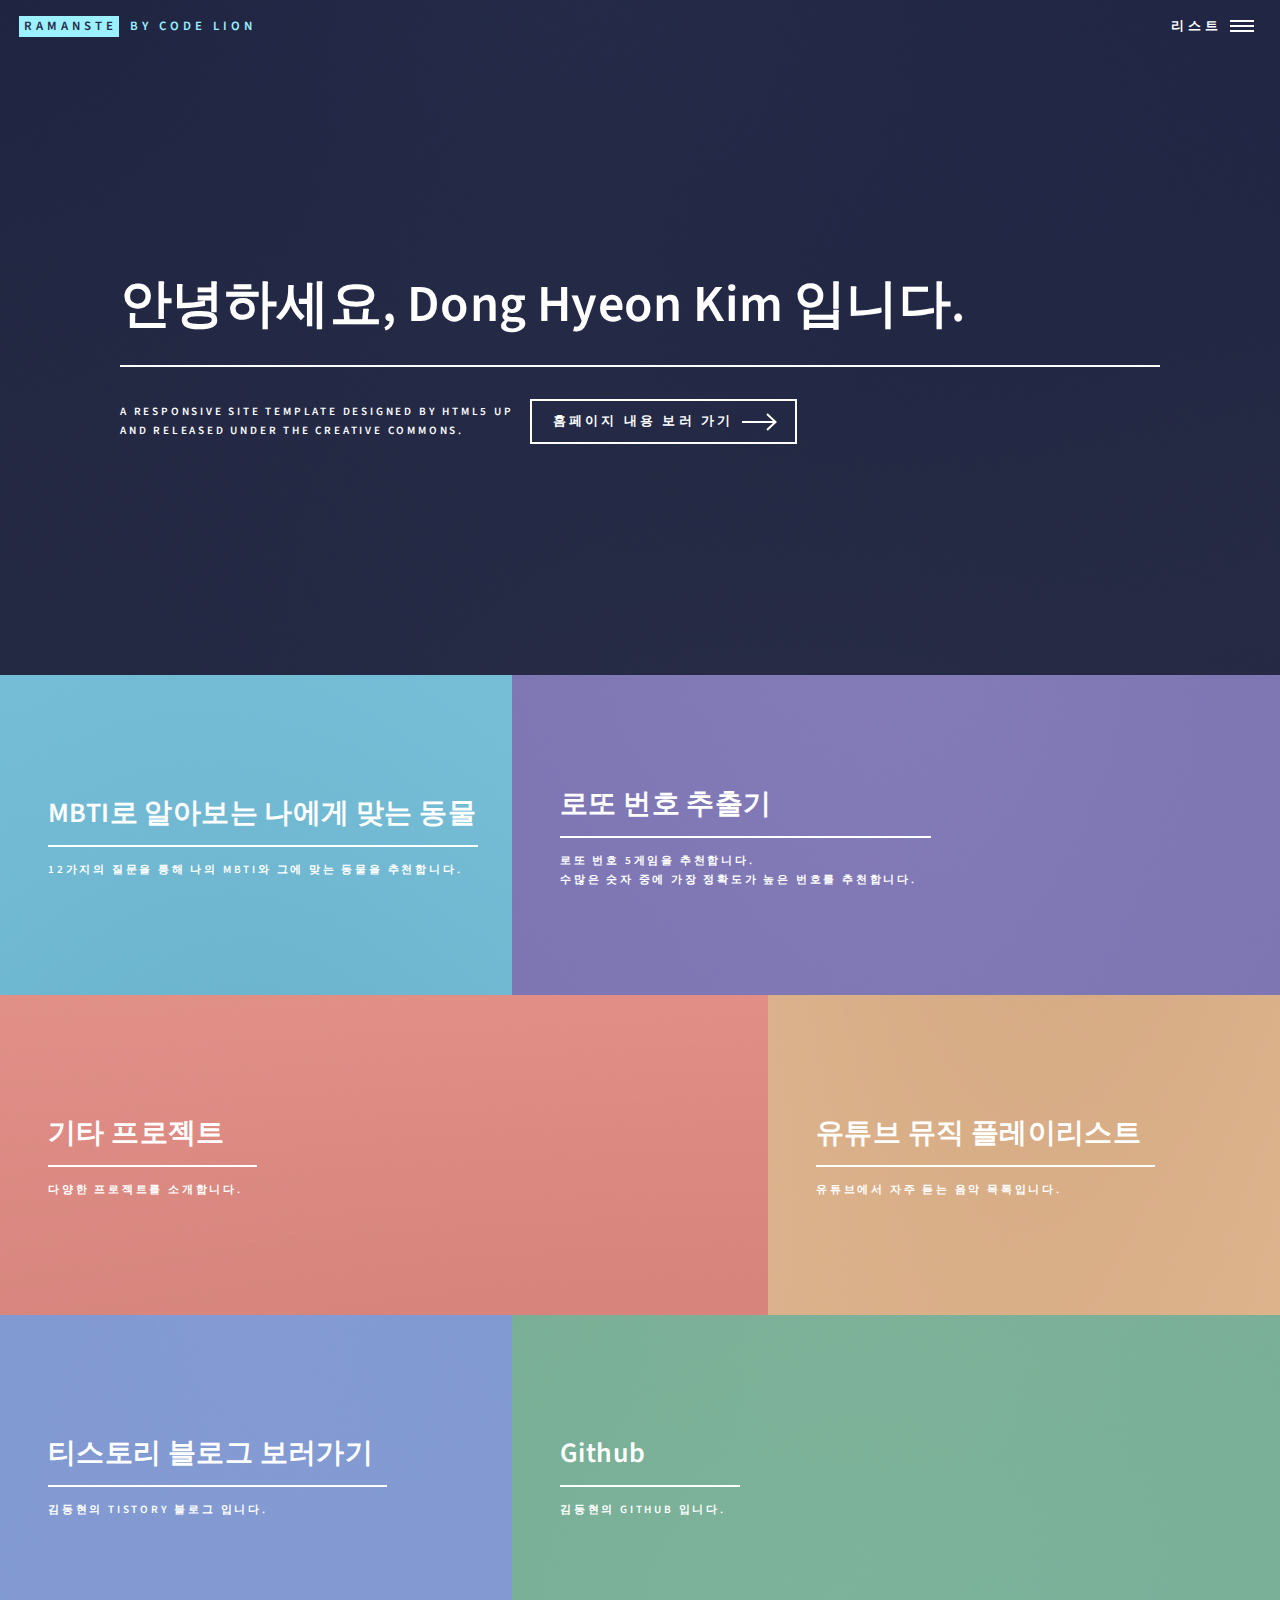
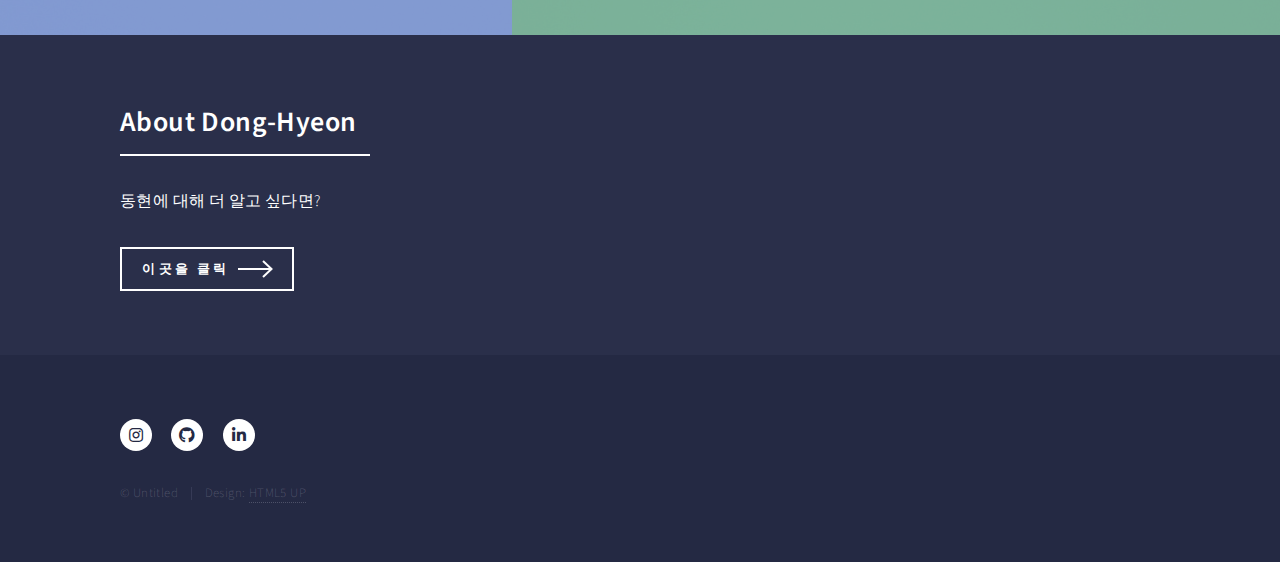
<file: index.html>
<!DOCTYPE HTML>
<!--
	Forty by HTML5 UP
	html5up.net | @ajlkn
	Free for personal and commercial use under the CCA 3.0 license (html5up.net/license)
-->
<html lang="ko">
	<head>
		<title>공부한 내용들을 기록하는 기록장입니다.</title>
		<meta charset="utf-8" />
		<meta name="viewport" content="width=device-width, initial-scale=1, user-scalable=no" />
		<link rel="stylesheet" href="assets/css/main.css" />
		<noscript><link rel="stylesheet" href="assets/css/noscript.css" /></noscript>
	</head>
	<body class="is-preload">

		<!-- Wrapper -->
			<div id="wrapper">

				<!-- Header -->
					<header id="header" class="alt">
						<a href="index.html" class="logo"><strong>ramanste</strong> <span>by Code Lion</span></a>
						<nav>
							<a href="#menu">리스트</a>
						</nav>
					</header>

				<!-- Menu -->
					<nav id="menu">
						<ul class="links">
							<li><a href="index.html">홈 화면</a></li>
							<li><a href="landing.html">MBTI로 알아보는 나에게 맞는 동물</a></li>
							<li><a href="generic.html">로또 번호 추출기</a></li>
							<li><a href="elements.html">기타 프로젝트</a></li>
						</ul>
					</nav>

				<!-- Banner -->
					<section id="banner" class="major">
						<div class="inner">
							<header class="major">
								<h1>안녕하세요, Dong Hyeon Kim 입니다.</h1>
							</header>
							<div class="content">
								<p>A responsive site template designed by HTML5 UP<br />
								and released under the Creative Commons.</p>
								<ul class="actions">
									<li><a href="#one" class="button next scrolly">홈페이지 내용 보러 가기</a></li>
								</ul>
							</div>
						</div>
					</section>

				<!-- Main -->
					<div id="main">

						<!-- One -->
							<section id="one" class="tiles">
								<article>
									<span class="image">
										<img src="images/pic01.jpg" alt="" />
									</span>
									<header class="major">
										<h3><a href="landing.html" class="link">MBTI로 알아보는 나에게 맞는 동물</a></h3>
										<p>12가지의 질문을 통해 나의 MBTI와 그에 맞는 동물을 추천합니다.</p>
									</header>
								</article>
								<article>
									<span class="image">
										<img src="images/pic02.jpg" alt="" />
									</span>
									<header class="major">
										<h3><a href="generic.html" class="link">로또 번호 추출기</a></h3>
										<p>로또 번호 5게임을 추천합니다. <br>
										수많은 숫자 중에 가장 정확도가 높은 번호를 추천합니다.</p>
									</header>
								</article>
								<article>
									<span class="image">
										<img src="images/pic03.jpg" alt="" />
									</span>
									<header class="major">
										<h3><a href="elements.html" class="link">기타 프로젝트</a></h3>
										<p>다양한 프로젝트를 소개합니다.</p>
									</header>
								</article>
								<article>
									<span class="image">
										<img src="images/pic04.jpg" alt="" />
									</span>
									<header class="major">
										<h3><a href="https://youtube.com/playlist?list=PLcp82sPw1SQY4H2S9FktZ26vqF1OY7qKL" class="link">유튜브 뮤직 플레이리스트</a></h3>
										<p>유튜브에서 자주 듣는 음악 목록입니다.</p>
									</header>
								</article>
								<article>
									<span class="image">
										<img src="images/pic05.jpg" alt="" />
									</span>
									<header class="major">
										<h3><a href="http://masterpiece-programming.tistory.com" class="link">티스토리 블로그 보러가기</a></h3>
										<p>김동현의 Tistory 블로그 입니다.</p>
									</header>
								</article>
								<article>
									<span class="image">
										<img src="images/pic06.jpg" alt="" />
									</span>
									<header class="major">
										<h3><a href="https://github.com/DhKimy/" class="link">Github</a></h3>
										<p>김동현의 github 입니다.</p>
									</header>
								</article>
							</section>

						<!-- Two -->
							<section id="two">
								<div class="inner">
									<header class="major">
										<h2>About Dong-Hyeon</h2>
									</header>
									<p>동현에 대해 더 알고 싶다면?</p>
									<ul class="actions">
										<li><a href="https://www.instagram.com/dh_yz/" class="button next">이곳을 클릭</a></li>
									</ul>
								</div>
							</section>

					</div>
					
				<!-- Footer -->
					<footer id="footer">
						<div class="inner">
							<ul class="icons">
								<li><a href="https://www.instagram.com/dh_yz/" class="icon brands alt fa-instagram"><span class="label">Instagram</span></a></li>
								<li><a href="https://github.com/DhKimy/" class="icon brands alt fa-github"><span class="label">GitHub</span></a></li>
								<li><a href="#" class="icon brands alt fa-linkedin-in"><span class="label">LinkedIn</span></a></li>
							</ul>
							<ul class="copyright">
								<li>&copy; Untitled</li><li>Design: <a href="https://html5up.net">HTML5 UP</a></li>
							</ul>
						</div>
					</footer>

			</div>

		<!-- Scripts -->
			<script src="assets/js/jquery.min.js"></script>
			<script src="assets/js/jquery.scrolly.min.js"></script>
			<script src="assets/js/jquery.scrollex.min.js"></script>
			<script src="assets/js/browser.min.js"></script>
			<script src="assets/js/breakpoints.min.js"></script>
			<script src="assets/js/util.js"></script>
			<script src="assets/js/main.js"></script>

	</body>
</html>
</file>
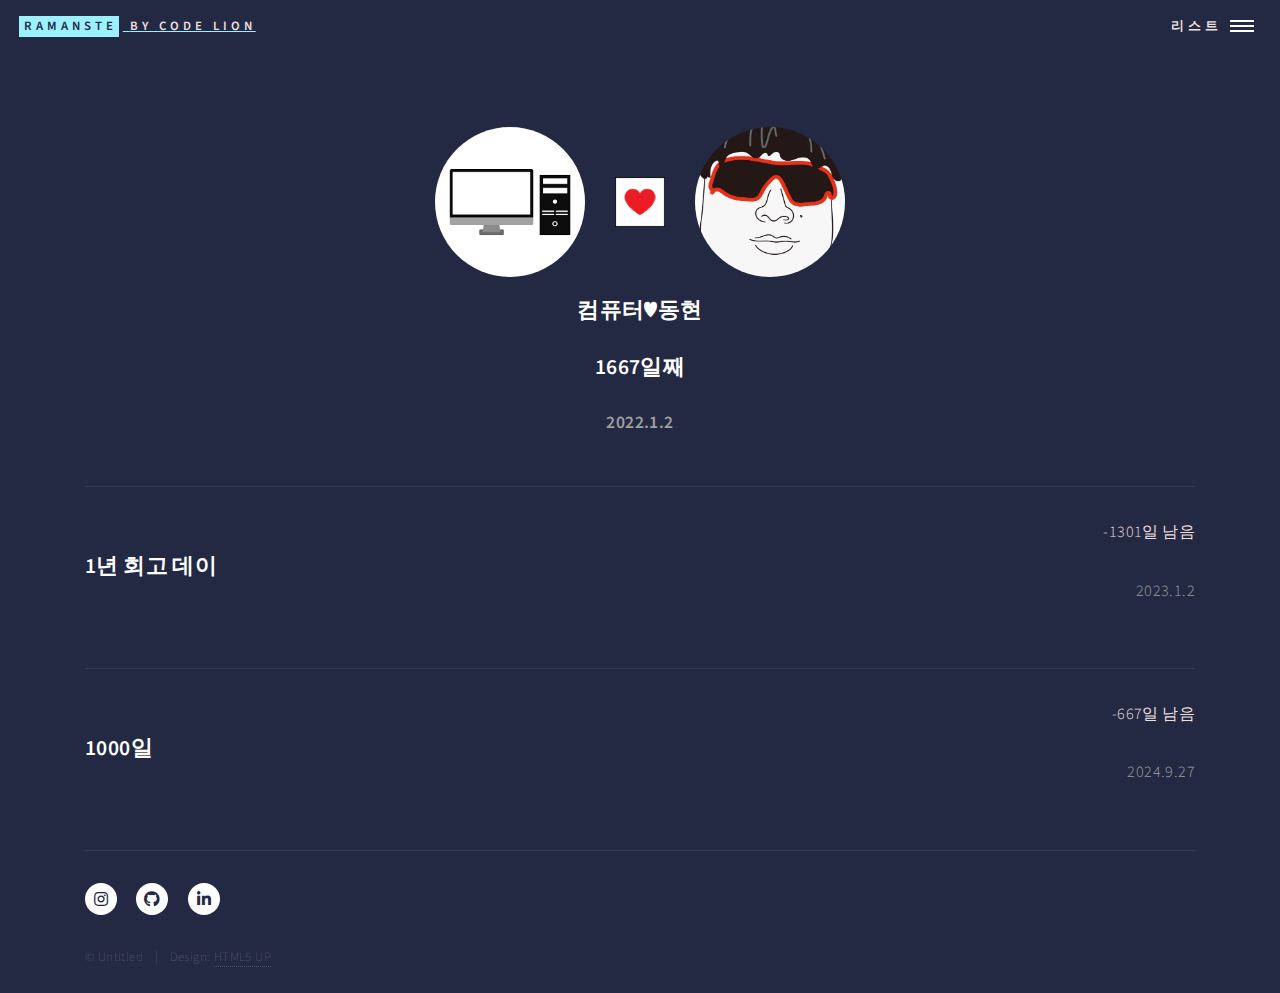
<file: 3.html>
<!DOCTYPE html>
<html lang="ko">
<head>
    <meta charset="UTF-8">
    <meta name="viewport" content="width=device-width, initial-scale=1.0">
    <link rel="stylesheet" href="https://stackpath.bootstrapcdn.com/bootstrap/4.5.2/css/bootstrap.min.css" integrity="sha384-JcKb8q3iqJ61gNV9KGb8thSsNjpSL0n8PARn9HuZOnIxN0hoP+VmmDGMN5t9UJ0Z" crossorigin="anonymous">
    <title>기념일 계산기</title>
    <style>
        * {
            color: #eedfdf;
        }
        p {
            margin-bottom: 1px;
        }
        .photos {
            margin-top: 50px;
            display: flex;
            justify-content: center;
            align-items: center;
        }
        #duhee {
            width:150px;
            height:150px;
            object-fit:cover;
            border-radius:50%;
            margin-right: 30px;
        }
        #jisook {
            width:150px;
            height:150px;
            object-fit:cover;
            border-radius:50%;
            margin-left: 30px;
        }
        #heart {
            width:50px;
            height:50px;
        }
        .gray {
            color: #a0a0a0;
        }
        .special-day {
            display: flex;
            justify-content: space-between;
        }
        .title {
            display: flex;
            align-items: center;
        }
        .days-left {
            text-align: right;
        }
        .date {
            text-align: right;
            color: #a0a0a0;
        }
        .top-margin{
            margin-top: 50px;
        }

    </style>
    <meta name="viewport" content="width=device-width, initial-scale=1, user-scalable=no" />
    <link rel="stylesheet" href="assets/css/main.css" />
    <noscript><link rel="stylesheet" href="assets/css/noscript.css" /></noscript>
</head>
<body class="container">
    <div class = "is-preload">

        <!-- Header, Menu-->
        <header id="header" class="alt">
            <a href="index.html" class="logo"><strong>ramanste</strong> <span>by Code Lion</span></a>
            <nav>
                <a href="#menu">리스트</a>
            </nav>
        </header>
        <nav id="menu">
            <ul class="links">
                <li><a href="index.html">홈 화면</a></li>
                <li><a href="landing.html">MBTI로 알아보는 나에게 맞는 동물</a></li>
                <li><a href="generic.html">로또 번호 추출기</a></li>
                <li><a href="elements.html">기타 프로젝트</a></li>
            </ul>
        </nav>
        <p id = "top-margin"><br><br><br></p>
        <section class='photos mt-5'>
            
            <img id='duhee' src="images/computer.png" alt="duhee">
            <img id='heart' src="images/heart.png" alt="heart">
            <img id='jisook' src="images/donghyeon.JPG" alt="jisook">
        </section>
        <div class='container d-flex flex-column justify-content-center align-items-center mt-3'>
            <h3>컴퓨터♥︎동현</h3>
            <h3 id='love'>0일째</h3>
            <h4 class="date">2022.1.2</h4>
        </div>
        <hr/>
        <section class='special-day'>
            <h3 class='title'>1년 회고 데이</h3>
            <div class='date-box'>
                <p id='valentine' class='days-left'>0일 남음</p>
                <p class='date'>2023.1.2</p>
            </div>
        </section>
        <hr class = "hr-sub"/>
        <section class='special-day'>
            <h3 class='title'>1000일</h3>
            <div class='date-box'>
                <p id='thousand' class='days-left'>0일 남음</p>
                <p id='thousand-date' class='date'>0000.00.00</p>
            </div>
        </section>
        <hr/>
    </div>

    <footer id="footer">
    <div class="inner">
        <ul class="icons">
            <li><a href="https://www.instagram.com/dh_yz/" class="icon brands alt fa-instagram"><span class="label">Instagram</span></a></li>
            <li><a href="https://github.com/DhKimy/" class="icon brands alt fa-github"><span class="label">GitHub</span></a></li>
            <li><a href="#" class="icon brands alt fa-linkedin-in"><span class="label">LinkedIn</span></a></li>
        </ul>
        <ul class="copyright">
            <li>&copy; Untitled</li><li>Design: <a href="https://html5up.net">HTML5 UP</a></li>
        </ul>
    </div>
    </footer>
    
    <script
  src="https://code.jquery.com/jquery-3.5.1.min.js"
  integrity="sha256-9/aliU8dGd2tb6OSsuzixeV4y/faTqgFtohetphbbj0="
  crossorigin="anonymous"></script>
    <script>
        var now = new Date();
        var start = new Date('2022-01-02');

        //우리 몇 일째?
        var timeDiff = now.getTime() - start.getTime();
        var day = Math.floor(timeDiff / (1000 * 60 * 60 * 24) + 1);
        $('#love').text(day + '일째');

        //기념일까지 남은 날짜는?
        var valentine = new Date('2023-01-02');
        var timeDiff2 = valentine.getTime() - now.getTime();
        var day2 = Math.floor(timeDiff2 / (1000 * 60 * 60 * 24) + 1);
        $('#valentine').text(day2 + '일 남음');

        //천일은 언제인가?
        var thousand = new Date(start.getTime() + 999 * (1000 * 60 * 60 * 24));
        var thousandDate = thousand.getFullYear() + '.' + (thousand.getMonth()+1) + '.' + thousand.getDate();
        $('#thousand-date').text(thousandDate);

        //기념일까지 남은 날짜는?
        var timeDiff3 = thousand.getTime() - now.getTime();
        var day3 = Math.floor(timeDiff3 / (1000 * 60 * 60 * 24) + 1);
        $('#thousand').text(day3 + '일 남음');
    </script>
    <script src="assets/js/jquery.min.js"></script>
    <script src="assets/js/jquery.scrolly.min.js"></script>
    <script src="assets/js/jquery.scrollex.min.js"></script>
    <script src="assets/js/browser.min.js"></script>
    <script src="assets/js/breakpoints.min.js"></script>
    <script src="assets/js/util.js"></script>
    <script src="assets/js/main.js"></script>
</body>
</html>
</file>
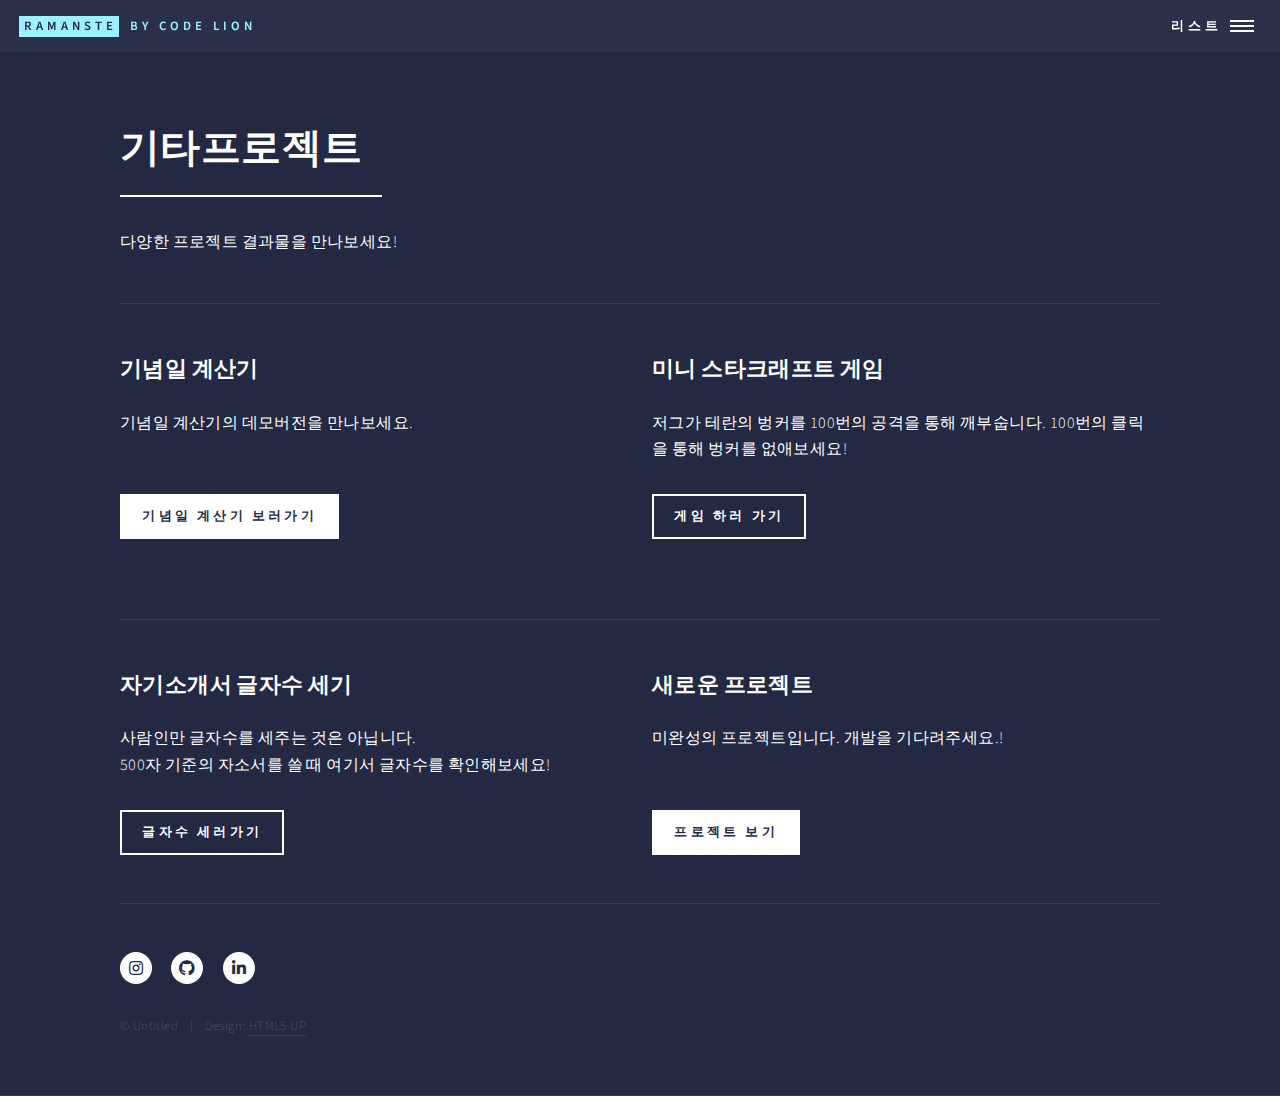
<file: elements.html>
<!DOCTYPE HTML>
<!--
	Forty by HTML5 UP
	html5up.net | @ajlkn
	Free for personal and commercial use under the CCA 3.0 license (html5up.net/license)
-->
<html>
	<head>
		<title>기타 프로젝트</title>
		<meta charset="utf-8" />
		<meta name="viewport" content="width=device-width, initial-scale=1, user-scalable=no" />
		<link rel="stylesheet" href="assets/css/main.css" />
		<noscript><link rel="stylesheet" href="assets/css/noscript.css" /></noscript>
	</head>
	<body class="is-preload">

		<!-- Wrapper -->
			<div id="wrapper">

				<!-- Header -->
					<header id="header">
						<a href="index.html" class="logo"><strong>ramanste</strong> <span>by Code Lion</span></a>
						<nav>
							<a href="#menu">리스트</a>
						</nav>
					</header>

				<!-- Menu -->
					<nav id="menu">
						<ul class="links">
							<li><a href="index.html">홈 화면</a></li>
							<li><a href="landing.html">MBTI로 알아보는 나에게 맞는 동물</a></li>
							<li><a href="generic.html">로또 번호 추출기</a></li>
							<li><a href="elements.html">기타 프로젝트</a></li>
						</ul>
					</nav>

				<!-- Main -->
					<div id="main" class="alt">

						<!-- One -->
							<section id="one">
								<div class="inner">
									<header class="major">
										<h1>기타프로젝트</h1>
									</header>

									<!-- Content -->
										
										<p>다양한 프로젝트 결과물을 만나보세요!</p>
										<hr class="major" />
										<div class="row">
											<div class="col-6 col-12-small">
												<h3>기념일 계산기</h3>
												<p>기념일 계산기의 데모버전을 만나보세요. <br><br></p>
												<a href="3.html" class="button primary">기념일 계산기 보러가기</a>
											</div>
											<div class="col-6 col-12-small">
												<h3>미니 스타크래프트 게임</h3>
												<p>저그가 테란의 벙커를 100번의 공격을 통해 깨부숩니다. 100번의 클릭을 통해 벙커를 없애보세요!</p>
												<a href="2.html" class="button">게임 하러 가기</a>
											</div>
											<div class="col-6 col-12-small">
												<h3></h3>
												<p></p>
											</div>
											<div class="col-6 col-12-small">
												<h3></h3>
												<p></p>
											</div>
										</div>
										<hr class="major" />
										<div class = "row">
											
											<div class="col-6 col-12-small">
												<h3>자기소개서 글자수 세기</h3>
												<p>사람인만 글자수를 세주는 것은 아닙니다. <br>
													500자 기준의 자소서를 쓸 때 여기서 글자수를 확인해보세요!</p>
												<a href="1.html" class="button">글자수 세러가기</a>
											</div>
											<div class="col-6 col-12-small">
												<h3>새로운 프로젝트</h3>
												<p>미완성의 프로젝트입니다. 개발을 기다려주세요.! <br><br></p>
												
												<a href="#" class="button primary">프로젝트 보기</a>
											</div>
											<!-- Break -->

										</div>

									<hr class="major" />

									
				<!-- Footer -->
					<footer id="footer">
						<div class="inner">
							<ul class="icons">
								<li><a href="https://www.instagram.com/dh_yz/" class="icon brands alt fa-instagram"><span class="label">Instagram</span></a></li>
								<li><a href="https://github.com/DhKimy/" class="icon brands alt fa-github"><span class="label">GitHub</span></a></li>
								<li><a href="#" class="icon brands alt fa-linkedin-in"><span class="label">LinkedIn</span></a></li>
							</ul>
							<ul class="copyright">
								<li>&copy; Untitled</li><li>Design: <a href="https://html5up.net">HTML5 UP</a></li>
							</ul>
						</div>
					</footer>

			</div>

		<!-- Scripts -->
			<script src="assets/js/jquery.min.js"></script>
			<script src="assets/js/jquery.scrolly.min.js"></script>
			<script src="assets/js/jquery.scrollex.min.js"></script>
			<script src="assets/js/browser.min.js"></script>
			<script src="assets/js/breakpoints.min.js"></script>
			<script src="assets/js/util.js"></script>
			<script src="assets/js/main.js"></script>

	</body>
</html>
</file>
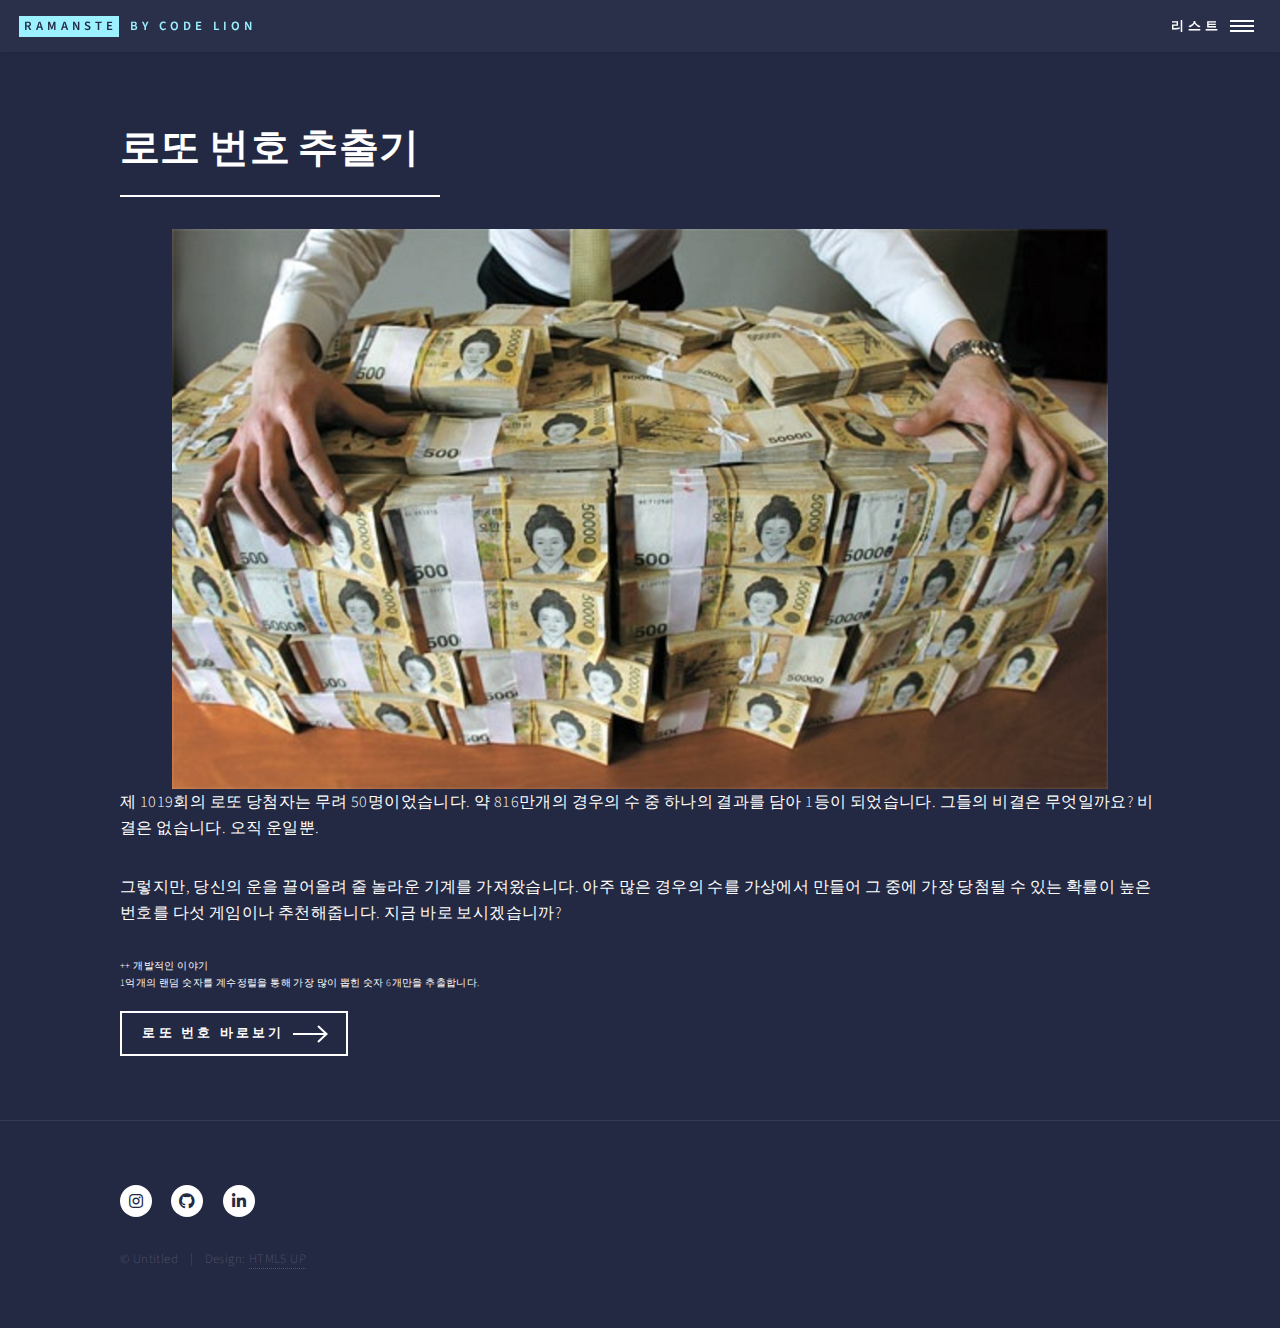
<file: generic.html>
<!DOCTYPE HTML>
<!--
	Forty by HTML5 UP
	html5up.net | @ajlkn
	Free for personal and commercial use under the CCA 3.0 license (html5up.net/license)
-->
<html>
	<head>
		<title>로또 번호 추출기</title>
		<meta charset="utf-8" />
		<meta name="viewport" content="width=device-width, initial-scale=1, user-scalable=no" />
		<link rel="stylesheet" href="assets/css/main.css" />
		<noscript><link rel="stylesheet" href="assets/css/noscript.css" /></noscript>
	</head>
	<body class="is-preload">

		<!-- Wrapper -->
			<div id="wrapper">

				<!-- Header -->
					<header id="header">
						<a href="index.html" class="logo"><strong>ramanste</strong> <span>by Code Lion</span></a>
						<nav>
							<a href="#menu">리스트</a>
						</nav>
					</header>

				<!-- Menu -->
					<nav id="menu">
						<ul class="links">
							<li><a href="index.html">홈 화면</a></li>
							<li><a href="landing.html">MBTI로 알아보는 나에게 맞는 동물</a></li>
							<li><a href="generic.html">로또 번호 추출기</a></li>
							<li><a href="elements.html">기타 프로젝트</a></li>
						</ul>
					</nav>

				<!-- Main -->
					<div id="main" class="alt">

						<!-- One -->
							<section id="one">
								<div class="inner">
									<header class="major">
										<h1>로또 번호 추출기</h1>
									</header>
									<span class="image main"><img src="images/money.jpeg" alt="" /></span>
									<p>제 1019회의 로또 당첨자는 무려 50명이었습니다. 약 816만개의 경우의 수 중 하나의 결과를 담아 1등이 되었습니다. 그들의 비결은 무엇일까요? 비결은 없습니다. 오직 운일뿐. </p>
									<p>그렇지만, 당신의 운을 끌어올려 줄 놀라운 기계를 가져왔습니다. 아주 많은 경우의 수를 가상에서 만들어 그 중에 가장 당첨될 수 있는 확률이 높은 번호를 다섯 게임이나 추천해줍니다. 지금 바로 보시겠습니까?</p>
									<p class = "lottoDeveloper">++ 개발적인 이야기 <br>
										1억개의 랜덤 숫자를 계수정렬을 통해 가장 많이 뽑힌 숫자 6개만을 추출합니다.</p>
									<ul class="actions">
										<li><a href="lotto.html" class="button next">로또 번호 바로보기</a></li>
									</ul>
								</div>
							</section>

					</div>

				<!-- Contact -->
					

				<!-- Footer -->
					<footer id="footer">
						<div class="inner">
							<ul class="icons">
								<li><a href="https://www.instagram.com/dh_yz/" class="icon brands alt fa-instagram"><span class="label">Instagram</span></a></li>
								<li><a href="https://github.com/DhKimy/" class="icon brands alt fa-github"><span class="label">GitHub</span></a></li>
								<li><a href="#" class="icon brands alt fa-linkedin-in"><span class="label">LinkedIn</span></a></li>
							</ul>
							<ul class="copyright">
								<li>&copy; Untitled</li><li>Design: <a href="https://html5up.net">HTML5 UP</a></li>
							</ul>
						</div>
					</footer>

			</div>

		<!-- Scripts -->
			<script src="assets/js/jquery.min.js"></script>
			<script src="assets/js/jquery.scrolly.min.js"></script>
			<script src="assets/js/jquery.scrollex.min.js"></script>
			<script src="assets/js/browser.min.js"></script>
			<script src="assets/js/breakpoints.min.js"></script>
			<script src="assets/js/util.js"></script>
			<script src="assets/js/main.js"></script>

	</body>
</html>
</file>
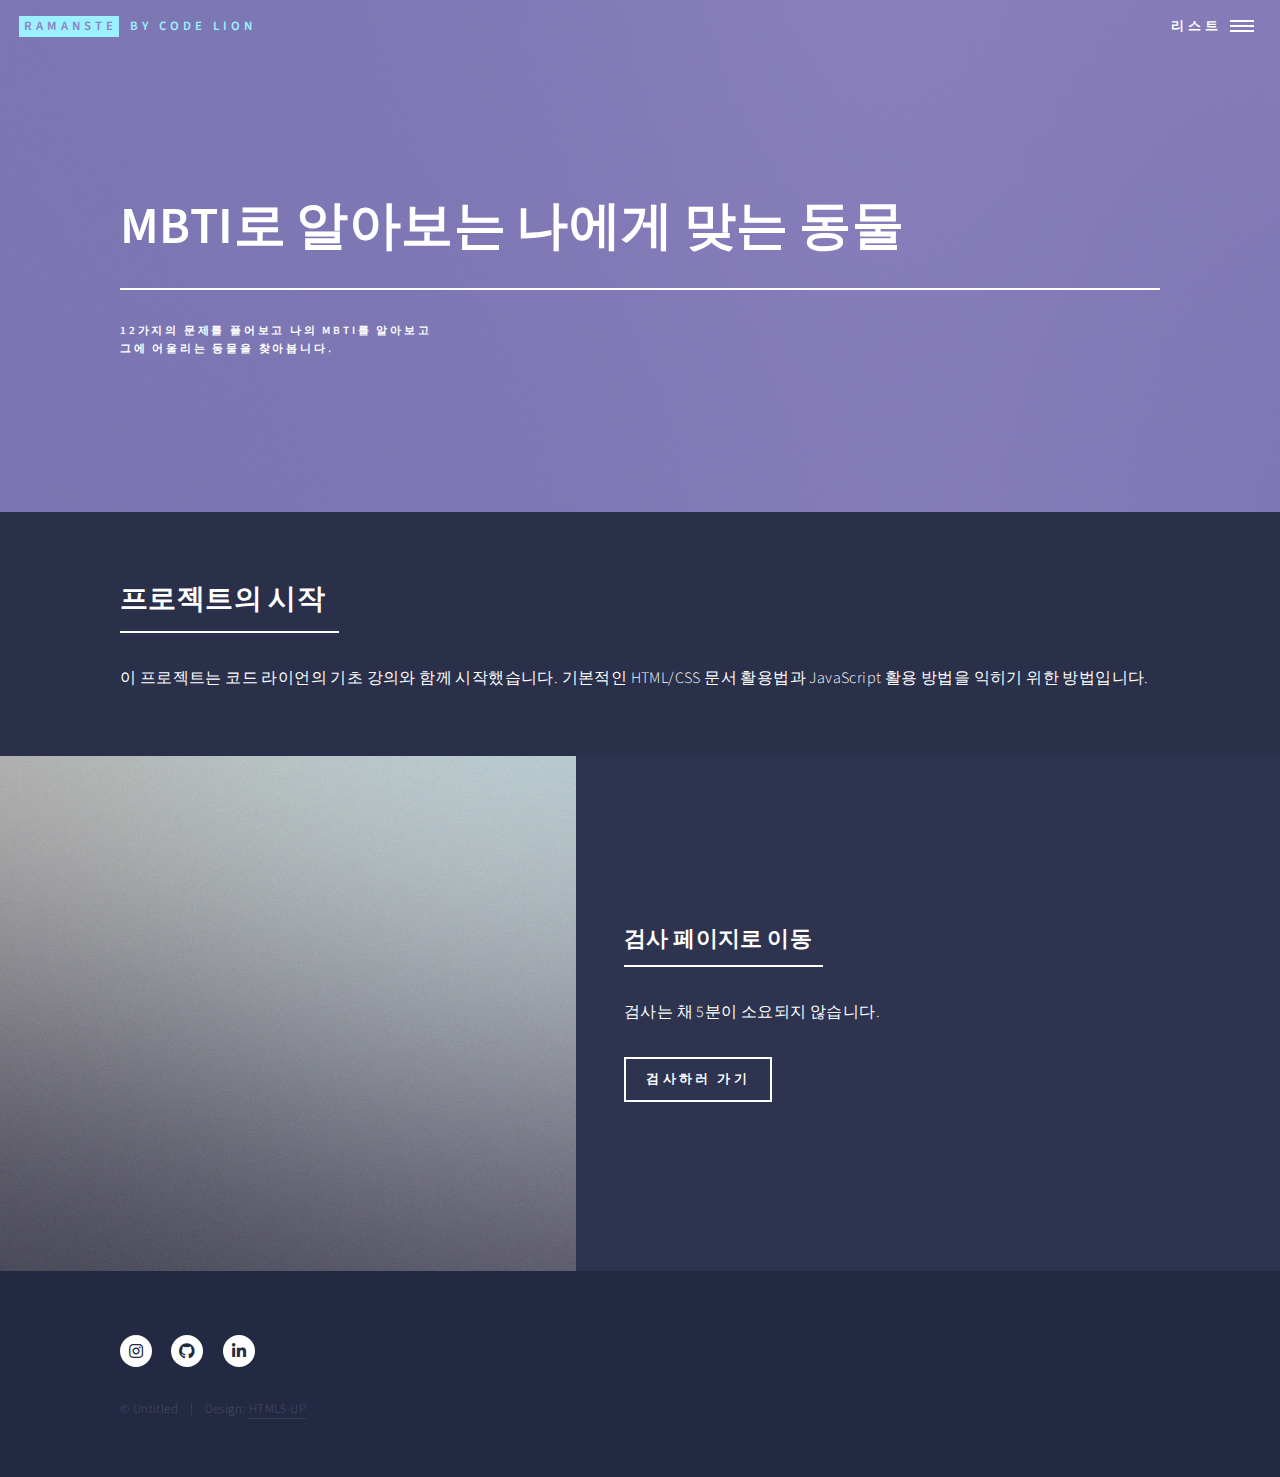
<file: landing.html>
<!DOCTYPE HTML>
<!--
	Forty by HTML5 UP
	html5up.net | @ajlkn
	Free for personal and commercial use under the CCA 3.0 license (html5up.net/license)
-->
<html>
	<head>
		<title>MBTI로 알아보는 나에게 맞는 동물</title>
		<meta charset="utf-8" />
		<meta name="viewport" content="width=device-width, initial-scale=1, user-scalable=no" />
		<link rel="stylesheet" href="assets/css/main.css" />
		<noscript><link rel="stylesheet" href="assets/css/noscript.css" /></noscript>
	</head>
	<body class="is-preload">

		<!-- Wrapper -->
			<div id="wrapper">

				<!-- Header -->
				<!-- Note: The "styleN" class below should match that of the banner element. -->
					<header id="header" class="alt style2">
						<a href="index.html" class="logo"><strong>ramanste</strong> <span>by Code Lion</span></a>
						<nav>
							<a href="#menu">리스트</a>
						</nav>
					</header>

				<!-- Menu -->
					<nav id="menu">
						<ul class="links">
							<li><a href="index.html">홈 화면</a></li>
							<li><a href="landing.html">MBTI로 알아보는 나에게 맞는 동물</a></li>
							<li><a href="generic.html">로또 번호 추출기</a></li>
							<li><a href="elements.html">기타 프로젝트</a></li>
						</ul>
					</nav>

				<!-- Banner -->
				<!-- Note: The "styleN" class below should match that of the header element. -->
					<section id="banner" class="style2">
						<div class="inner">
							<span class="image">
								<img src="images/pic07.jpg" alt="" />
							</span>
							<header class="major">
								<h1>MBTI로 알아보는 나에게 맞는 동물</h1>
							</header>
							<div class="content">
								<p>12가지의 문제를 풀어보고 나의 MBTI를 알아보고 <br>
								그에 어울리는 동물을 찾아봅니다.</p>
							</div>
						</div>
					</section>

				<!-- Main -->
					<div id="main">

						<!-- One -->
							<section id="one">
								<div class="inner">
									<header class="major">
										<h2>프로젝트의 시작</h2>
									</header>
									<p>이 프로젝트는 코드 라이언의 기초 강의와 함께 시작했습니다. 기본적인 HTML/CSS 문서 활용법과 JavaScript 활용 방법을 익히기 위한 방법입니다.</p>
								</div>
							</section>

						<!-- Two -->
							<section id="two" class="spotlights">
								<section>
									<a href="generic.html" class="image">
										<img src="images/pic08.jpg" alt="" data-position="center center" />
									</a>
									<div class="content">
										<div class="inner">
											<header class="major">
												<h3>검사 페이지로 이동</h3>
											</header>
											<p>검사는 채 5분이 소요되지 않습니다.</p>
											<ul class="actions">
												<li><a href="mbti/mbti.html" class="button">검사하러 가기</a></li>
											</ul>
										</div>
									</div>
								</section>
							</section>

						
					

					</div>

				<!-- Contact -->
					

				<!-- Footer -->
					<footer id="footer">
						<div class="inner">
							<ul class="icons">
								<li><a href="https://www.instagram.com/dh_yz/" class="icon brands alt fa-instagram"><span class="label">Instagram</span></a></li>
								<li><a href="https://github.com/DhKimy/" class="icon brands alt fa-github"><span class="label">GitHub</span></a></li>
								<li><a href="#" class="icon brands alt fa-linkedin-in"><span class="label">LinkedIn</span></a></li>
							</ul>
							<ul class="copyright">
								<li>&copy; Untitled</li><li>Design: <a href="https://html5up.net">HTML5 UP</a></li>
							</ul>
						</div>
					</footer>

			</div>

		<!-- Scripts -->
			<script src="assets/js/jquery.min.js"></script>
			<script src="assets/js/jquery.scrolly.min.js"></script>
			<script src="assets/js/jquery.scrollex.min.js"></script>
			<script src="assets/js/browser.min.js"></script>
			<script src="assets/js/breakpoints.min.js"></script>
			<script src="assets/js/util.js"></script>
			<script src="assets/js/main.js"></script>

	</body>
</html>
</file>
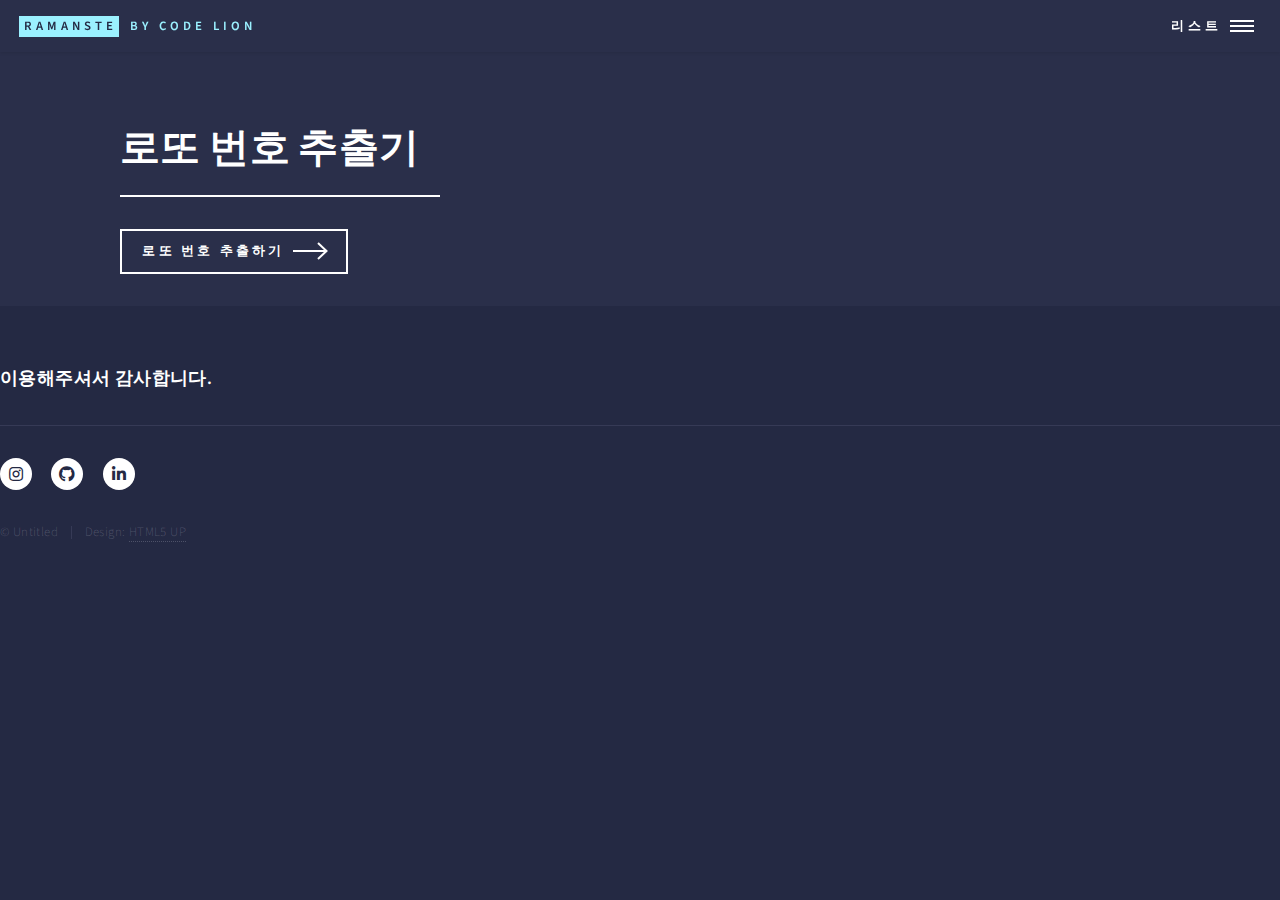
<file: lotto.html>
<!DOCTYPE HTML>
<!--
	Forty by HTML5 UP
	html5up.net | @ajlkn
	Free for personal and commercial use under the CCA 3.0 license (html5up.net/license)
-->
<html lang="ko">
	<head>
		<title>로또 번호 추출기</title>
		<meta charset="utf-8" />
		<meta name="viewport" content="width=device-width, initial-scale=1, user-scalable=no" />
		<link rel="stylesheet" href="assets/css/main.css" />
		<noscript><link rel="stylesheet" href="assets/css/noscript.css" /></noscript>
		<style>
			#list {
				display: none;
				margin-top: 60px;
				margin-left: 50px;

        	}
			.ball {
				float: left;
				width: 60px;
				height: 60px;
				line-height: 60px;
				font-size: 28px;
				border-radius: 100%;
				text-align: center;
				vertical-align: middle;
				color: rgb(6, 6, 6);
				font-weight: 500;
				text-shadow: 0px 0px 3px rgba(73, 57, 0, .8);
				margin-right: 6px;
			}
			.ball1 {
				background: #fbc400;
			}
			.ball2 {
				background: #69c8f2;
			}
			.ball3 {
				background: #ff7272;
			}
			.ball4 {
				background: #aaa;
			}
			.ball5 {
				background: #b0d840;
			}
			.ball6 {
				background: #c7c7c7;
			}


		</style>
	</head>
	<body class="is-preload">
		<!-- Wrapper -->
			<div id="wrapper">
				<!-- Header -->
					<header id="header">
						<a href="index.html" class="logo"><strong>ramanste</strong> <span>by Code Lion</span></a>
						<nav>
							<a href="#menu">리스트</a>
						</nav>
					</header>

				<!-- Menu -->
					<nav id="menu">
						<ul class="links">
							<li><a href="index.html">홈 화면</a></li>
							<li><a href="landing.html">MBTI로 알아보는 나에게 맞는 동물</a></li>
							<li><a href="generic.html">로또 번호 추출기</a></li>
							<li><a href="elements.html">기타 프로젝트</a></li>
						</ul>
					</nav>

				<!-- Main -->
					<div id="main">

						<!-- One -->
							<section id="one" class = "tiles">
								<div class="inner">
									<header class="major">
										<h1>로또 번호 추출기</h1>
									</header>
									<span id = 'lottoStart' class="button next">로또 번호 추출하기</span>							
								</div>
							</section>
					</div>

				<!-- Contents -->
					<div id = list > 
						<section class="text-box">
							<h2 id = "content">5개의 게임 추천번호는 다음과 같습니다.</h2>
							<h5>시간이 다소 걸릴 수 있습니다. 기다려 주세요. <br><br></h5>

							<div class="row">
								<div class="col-6 col-12-small">
									<h3>1번 게임</h3>
									<p>
										<div class='ball ball1'></div>
										<div class='ball ball2'></div>
										<div class='ball ball3'></div>
										<div class='ball ball4'></div>
										<div class='ball ball5'></div>
										<div class='ball ball6'></div>
									</p>
								</div>
								<div class="col-6 col-12-small">
									<h3>2번 게임</h3>
									<p>
										<div class='ball ball1'></div>
										<div class='ball ball2'></div>
										<div class='ball ball3'></div>
										<div class='ball ball4'></div>
										<div class='ball ball5'></div>
										<div class='ball ball6'></div>
								</div>
							</div>
								<hr/>
							<div class = "row">
								<div class="col-6 col-12-small">
									<h3>3번 게임</h3>
									<p>
										<div class='ball ball1'></div>
										<div class='ball ball2'></div>
										<div class='ball ball3'></div>
										<div class='ball ball4'></div>
										<div class='ball ball5'></div>
										<div class='ball ball6'></div>
									</p>
								</div>
								<div class="col-6 col-12-small">
									<h3>4번 게임</h3>
									<p>
										<div class='ball ball1'></div>
										<div class='ball ball2'></div>
										<div class='ball ball3'></div>
										<div class='ball ball4'></div>
										<div class='ball ball5'></div>
										<div class='ball ball6'></div>
									</p>
								</div>
							</div>
							<hr/>
							<div class = "row">
								<div class="col-6 col-12-small">
									<h3>5번 게임</h3>
									<p>
										<div class='ball ball1'></div>
										<div class='ball ball2'></div>
										<div class='ball ball3'></div>
										<div class='ball ball4'></div>
										<div class='ball ball5'></div>
										<div class='ball ball6'></div>
									</p>
								</div>
							</div>
							</div>
	
							
							<h4><br><br> 이용해주셔서 감사합니다.</h4>
						</section>


					</div>
					<hr/>




				<!-- Footer -->
					<footer id="footer">
						<div class="inner">
							<ul class="icons">
								<li><a href="https://www.instagram.com/dh_yz/" class="icon brands alt fa-instagram"><span class="label">Instagram</span></a></li>
								<li><a href="https://github.com/DhKimy/" class="icon brands alt fa-github"><span class="label">GitHub</span></a></li>
								<li><a href="#" class="icon brands alt fa-linkedin-in"><span class="label">LinkedIn</span></a></li>
							</ul>
							<ul class="copyright">
								<li>&copy; Untitled</li><li>Design: <a href="https://html5up.net">HTML5 UP</a></li>
							</ul>
						</div>
					</footer>

			</div>

		<!-- Scripts -->
			<script src="https://code.jquery.com/jquery-3.5.1.js"
			integrity="sha256-QWo7LDvxbWT2tbbQ97B53yJnYU3WhH/C8ycbRAkjPDc="
			crossorigin="anonymous"></script>
			<script>
				$('#lottoStart').click(function(){
					$('#list').fadeIn();



				})

			</script>
			<script>
				document.write("<div class='ball ball1'>" + lotto[0] + "</div>");
				document.write("<div class='ball ball2'>" + lotto[1] + "</div>");
				document.write("<div class='ball ball3'>" + lotto[2] + "</div>");
				document.write("<div class='ball ball4'>" + lotto[3] + "</div>");
				document.write("<div class='ball ball5'>" + lotto[4] + "</div>");
				document.write("<div class='ball ball6'>" + lotto[5] + "</div>");
			</script>
			<script src="assets/js/jquery.min.js"></script>
			<script src="assets/js/jquery.scrolly.min.js"></script>
			<script src="assets/js/jquery.scrollex.min.js"></script>
			<script src="assets/js/browser.min.js"></script>
			<script src="assets/js/breakpoints.min.js"></script>
			<script src="assets/js/util.js"></script>
			<script src="assets/js/main.js"></script>

	</body>
</html>
</file>
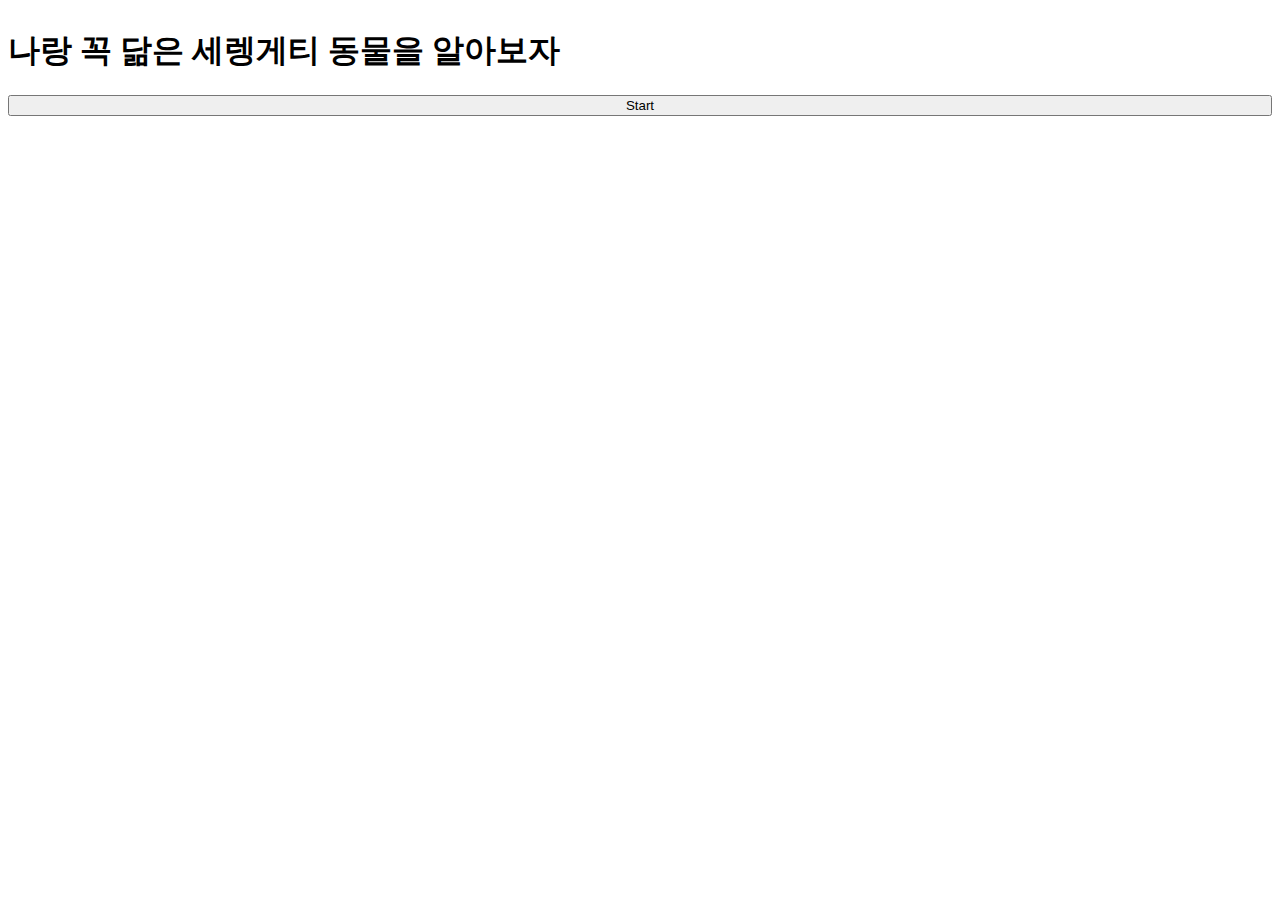
<file: mbti/mbti.html>
<!DOCTYPE html>
<html lang="ko">
    <head>
        <meta charset="UTF-8">
        <meta name = "viewport" content = "with = device - width, initital - scale = 1.0">
        <title>Document</title>
        <link rel="stylesheet" href="https://cdn.jsdelivr.net/npm/bootstrap@4.5.3/dist/css/bootstrap.min.css" integrity="sha384-TX8t27EcRE3e/ihU7zmQxVncDAy5uIKz4rEkgIXeMed4M0jlfIDPvg6uqKI2xXr2" crossorigin="anonymous">
        <link rel = "stylesheet" href = "style.css">
    </head>
    <body class = "container">
        <article class = "start">
            <h1 class = "mt-5 text-center">나랑 꼭 닮은 세렝게티 동물을 알아보자</h1>
            <button type="button" class="btn btn-primary mt-5" onclick='start()';>Start</button>
        </article> 
       <article class="question">
            <div class="progress mt-5">
                <div class="progress-bar" role="progressbar" style="width: calc(100/12*1%)" aria-valuenow="25" aria-valuemin="0" aria-valuemax="100"></div>
            </div>
            <h2 id = "title" class = "text-center mt-5">문제</h2>
            <input id = "type" type="hidden" value="EI">
            <button id = "A" type="button" class="btn btn-primary mt-5">Primary</button>
            <button id = "B" type="button" class="btn btn-primary mt-5">Primary</button>
            
        </article>
        <article class = "result">
            <span class="border-bottom"></span>
            <img id = "img" class = "rounded-circle mt-5" src="lion.jpeg" alt="animal">
            <h2 id = "animal" class = "text-center mt-5">동물이름</h2>
            <h3 id = "explain" class = "text-center mt-5">설명</h3>

            <!-- Go to www.addthis.com/dashboard to customize your tools -->
            <div class="share addthis_inline_share_toolbox"></div>
        
        </article>
        <input type="hidden" id = "EI" value="0">
        <input type="hidden" id = "SN" value="0">
        <input type="hidden" id = "TF" value="0">
        <input type="hidden" id = "JP" value="0">

       <script src="https://code.jquery.com/jquery-3.5.1.slim.min.js" integrity="sha384-DfXdz2htPH0lsSSs5nCTpuj/zy4C+OGpamoFVy38MVBnE+IbbVYUew+OrCXaRkfj" crossorigin="anonymous"></script>
       <script src="https://cdn.jsdelivr.net/npm/bootstrap@4.5.3/dist/js/bootstrap.bundle.min.js" integrity="sha384-ho+j7jyWK8fNQe+A12Hb8AhRq26LrZ/JpcUGGOn+Y7RsweNrtN/tE3MoK7ZeZDyx" crossorigin="anonymous"></script>        
       <script>
            var num = 1;
            var q = {
                1: {"title": "문제 1번. <br> 주말에 친구랑 엄청 재미있게 놀고 온 당신, 신발을 벗고 드는 생각은?", "type": "EI", "A": "오늘 재미있게 잘 놀았다!", "B": "오늘 개빡세게 놀았다...!"},
                2: {"title": "문제 2번. <br> 처음 누군가를 만난 당신. 그 사람과 친해지고 싶다. 당신의 행동은?", "type": "EI", "A": "슬쩍 다가가 말을 걸어본다.", "B": "눈치를 보다가 그 사람이 나에게 다가오게 어떤 행동을 한다."},
                3: {"title": "문제 3번. <br> 쉬는날 무엇을 하는가?", "type": "EI", "A": "집에 있으면 심심하니 나간다.", "B": "침대 위에서 에너지를 확보한다."},
                4: {"title": "문제 4번. <br> 아무도 모르게 똥먹기 vs 똥 안먹었는데 전 세계 사람들에게 똥 먹었다고 소문나기", "type": "SN", "A": "아무도 모르게 똥먹기", "B": "똥 안먹었는데 전 세계 사람들에게 똥 먹었다고 소문나기"},
                5: {"title": "문제 5번. <br> 5천만원으로 주식투자를 한다 당신의 선택은?", "type": "SN", "A": "안전제일 코카콜라는 안 망한다. 코카콜라 5000만원 투자", "B": "조만간 자동차는 전기차로 바뀔 것이다. 테슬라"},
                6: {"title": "문제 6번. <br> 내가 생각하는 미래는?", "type": "SN", "A": "현재가 없으면 미래가 없다.", "B": "미래를 생각하지 않으면 발전이 없다."},
                7: {"title": "문제 7번. <br> 갑자기 길거리에서 모르는 사람이 나보고 욕을 한다. 나의 반응은?", "type": "TF", "A": "발끈 하면서 사태를 파악한다.", "B": "그런거 모르겠고 가던길 간다."},
                8: {"title": "문제 8번. <br> 친구가 주요 주식 정보를 주었다. 나의 선택은?", "type": "TF", "A": "그 회사는 내가 잘 모르니까 패스.", "B": "믿을 만한 친구니까 친구따라 강남 아파트 가즈아!"},
                9: {"title": "문제 9번. <br> 친구가 교통사고가 났다면서 전화를 한다. 내가 하는 첫 마디는?", "type": "TF", "A": "크게 났냐? 몸은 다친데는 없고? 보험은 들어놨냐?", "B": "괜찮아? 많이 다쳤어? 지금 어디야? 괜찮은거 맞니?"},
                10: {"title": "문제 10번. <br> 첫 소개팅을 한다. 나는 오늘 무슨 옷을 입는가?", "type": "JP", "A": "어제 날씨, 컨셉을 다 정하고 이미 골라 놨다.", "B": "오늘의 날씨와 기분을 고려하여 입어 준다."},
                11: {"title": "문제 11번. <br> 친구가 갑자기 여행 티켓을 선물받아서 공짜로 여행을 같이 가자고 한다. 그런데 당장 내일 가야한다. 당신의 선택은?", "type": "JP", "A": "2일 뒤에 중요한 약속이 있어서 갈 수 없다고 한다.", "B": "2일 뒤에 중요한 약속을 어떻게든 미루고 간다고 한다."},
                12: {"title": "문제 12번. <br> 공부를 하려고 책상에 앉았다. 당신은 어떤 것부터 하는가?", "type": "JP", "A": "오늘 할 일을 정리해서 플래너에 옮겨 적어본다.", "B": "일단 더러운 책상 정리부터 한다."}
            }

            var result = {
                "ISTJ": {"animal": "하마", "explain": "하마 설명", "img": "lion.jpg"},
                "ISFJ": {"animal": "부엉이", "explain": "부엉이 설명", "img": "lion.jpg"},
                "INFJ": {"animal": "물소", "explain": "물소 설명", "img": "lion.jpg"},
                "INTJ": {"animal": "치타", "explain": "치타 설명", "img": "lion.jpg"},
                "ISTP": {"animal": "나무늘보", "explain": "나무늘보 설명", "img": "lion.jpg"},
                "ISFP": {"animal": "거북이", "explain": "거북이 설명", "img": "lion.jpg"},
                "INFP": {"animal": "코끼리", "explain": "코끼리 설명", "img": "lion.jpg"},
                "INTP": {"animal": "침팬지", "explain": "침팬지 설명", "img": "lion.jpg"},
                "ESTP": {"animal": "악어", "explain": "악어 설명", "img": "lion.jpg"},
                "ESFP": {"animal": "미어캣", "explain": "미어캣 설명", "img": "lion.jpg"},
                "ENFP": {"animal": "멋쟁이 사자", "explain": "멋쟁이 사자 설명", "img": "lion.jpg"},
                "ENTP": {"animal": "태양새", "explain": "태양새 설명", "img": "lion.jpg"},
                "ESTJ": {"animal": "기린", "explain": "기린 설명", "img": "lion.jpg"},
                "ESFJ": {"animal": "고릴라", "explain": "고릴라 설명", "img": "lion.jpg"},
                "ENFJ": {"animal": "카피바라", "explain": "카피바라 설명", "img": "lion.jpg"},
                "ENTJ": {"animal": "호랑이", "explain": "호랑이 설명", "img": "lion.jpg"},
            }   
            function start(){
                $(".start").hide();
                $(".question").show();
                next();
            }
            $("#A").click(function() {
                var type = $("#type").val();
                var preValue = $("#" + type).val();
                $("#" + type).val(parseInt(preValue) + 1);
                next();
            })
            $("#B").click(function(){
                next();
            })
            function next(){
                if (num == 13){
                    $(".question").hide();
                    $(".result").show();
                    var mbti = "";
                    ($("#EI").val() < 2) ? mbti += "I" : mbti += "E";
                    ($("#SN").val() < 2) ? mbti += "N" : mbti += "S";
                    ($("#TF").val() < 2) ? mbti += "F" : mbti += "T";
                    ($("#JP").val() < 2) ? mbti += "P" : mbti += "J";
                    $("#img").attr("src", result[mbti]["img"]);
                    $("animal").html(result[mbti]["animal"]);
                    $("#explain").html(result[mbti]["explain"]);

                }else{
                    $(".progress-bar").attr('style', 'width: calc(100/12*'+num+'%)');
                    $("#title").html(q[num]["title"]);
                    $("#type").val(q[num]["type"]);
                    $("#A").html(q[num]["A"]);
                    $("#B").html(q[num]["B"]);
                    num++;
                }
                
            }
        </script>
        <!-- Go to www.addthis.com/dashboard to customize your tools --> 
        <script type="text/javascript" src="//s7.addthis.com/js/300/addthis_widget.js#pubid=ra-62ac29d94837af58"></script>
    </body>
</html>
</file>
<file: assets/css/noscript.css>
/*
	Forty by HTML5 UP
	html5up.net | @ajlkn
	Free for personal and commercial use under the CCA 3.0 license (html5up.net/license)
*/

/* Banner */

	body.is-preload #banner:after {
		opacity: 0.85;
	}

	body.is-preload #banner > .inner {
		-moz-filter: none;
		-webkit-filter: none;
		-ms-filter: none;
		filter: none;
		-moz-transform: none;
		-webkit-transform: none;
		-ms-transform: none;
		transform: none;
		opacity: 1;
	}
</file>
<file: mbti/style.css>
article {
    display: flex;
    flex-direction: column;
}

.question{
    display: none;
} 

.result{
    display: none;
}

.img{
    width: 200px;
    height: 200px;
    margin: 0 auto; 

}

.share{
    margin: 0 auto;
}
</file>
<file: assets/css/main.css>
@import url(fontawesome-all.min.css);
@import url("https://fonts.googleapis.com/css?family=Source+Sans+Pro:300,300italic,600,600italic");

/*
	Forty by HTML5 UP
	html5up.net | @ajlkn
	Free for personal and commercial use under the CCA 3.0 license (html5up.net/license)
*/

html, body, div, span, applet, object,
iframe, h1, h2, h3, h4, h5, h6, p, blockquote,
pre, a, abbr, acronym, address, big, cite,
code, del, dfn, em, img, ins, kbd, q, s, samp,
small, strike, strong, sub, sup, tt, var, b,
u, i, center, dl, dt, dd, ol, ul, li, fieldset,
form, label, legend, table, caption, tbody,
tfoot, thead, tr, th, td, article, aside,
canvas, details, embed, figure, figcaption,
footer, header, hgroup, menu, nav, output, ruby,
section, summary, time, mark, audio, video {
	margin: 0;
	padding: 0;
	border: 0;
	font-size: 100%;
	font: inherit;
	vertical-align: baseline;}

article, aside, details, figcaption, figure,
footer, header, hgroup, menu, nav, section {
	display: block;}

body {
	line-height: 1;
}

ol, ul {
	list-style: none;
}

blockquote, q {
	quotes: none;
}

	blockquote:before, blockquote:after, q:before, q:after {
		content: '';
		content: none;
	}

table {
	border-collapse: collapse;
	border-spacing: 0;
}

body {
	-webkit-text-size-adjust: none;
}

mark {
	background-color: transparent;
	color: inherit;
}

input::-moz-focus-inner {
	border: 0;
	padding: 0;
}

input, select, textarea {
	-moz-appearance: none;
	-webkit-appearance: none;
	-ms-appearance: none;
	appearance: none;
}

.lottoDeveloper{
	font-size: 10px;
}

/* Basic */

	@-ms-viewport {
		width: device-width;
	}

	body {
		-ms-overflow-style: scrollbar;
	}

	@media screen and (max-width: 480px) {

		html, body {
			min-width: 320px;
		}

	}

	html {
		box-sizing: border-box;
	}

	*, *:before, *:after {
		box-sizing: inherit;
	}

	body {
		background: #242943;
	}

		body.is-preload *, body.is-preload *:before, body.is-preload *:after {
			-moz-animation: none !important;
			-webkit-animation: none !important;
			-ms-animation: none !important;
			animation: none !important;
			-moz-transition: none !important;
			-webkit-transition: none !important;
			-ms-transition: none !important;
			transition: none !important;
		}

/* Type */

	body, input, select, textarea {
		color: #ffffff;
		font-family: "Source Sans Pro", Helvetica, sans-serif;
		font-size: 17pt;
		font-weight: 300;
		letter-spacing: 0.025em;
		line-height: 1.65;
	}

		@media screen and (max-width: 1680px) {

			body, input, select, textarea {
				font-size: 14pt;
			}

		}

		@media screen and (max-width: 1280px) {

			body, input, select, textarea {
				font-size: 12pt;
			}

		}

		@media screen and (max-width: 360px) {

			body, input, select, textarea {
				font-size: 11pt;
			}

		}

	a {
		-moz-transition: color 0.2s ease-in-out, border-bottom-color 0.2s ease-in-out;
		-webkit-transition: color 0.2s ease-in-out, border-bottom-color 0.2s ease-in-out;
		-ms-transition: color 0.2s ease-in-out, border-bottom-color 0.2s ease-in-out;
		transition: color 0.2s ease-in-out, border-bottom-color 0.2s ease-in-out;
		border-bottom: dotted 1px;
		color: inherit;
		text-decoration: none;
	}

		a:hover {
			border-bottom-color: transparent;
			color: #9bf1ff !important;
		}

		a:active {
			color: #53e3fb !important;
		}

	strong, b {
		color: #ffffff;
		font-weight: 600;
	}

	em, i {
		font-style: italic;
	}

	p {
		margin: 0 0 2em 0;
	}

	h1, h2, h3, h4, h5, h6 {
		color: #ffffff;
		font-weight: 600;
		line-height: 1.65;
		margin: 0 0 1em 0;
	}

		h1 a, h2 a, h3 a, h4 a, h5 a, h6 a {
			color: inherit;
			border-bottom: 0;
		}

	h1 {
		font-size: 2.5em;
	}

	h2 {
		font-size: 1.75em;
	}

	h3 {
		font-size: 1.35em;
	}

	h4 {
		font-size: 1.1em;
	}

	h5 {
		font-size: 0.9em;
	}

	h6 {
		font-size: 0.7em;
	}

	@media screen and (max-width: 736px) {

		h1 {
			font-size: 2em;
		}

		h2 {
			font-size: 1.5em;
		}

		h3 {
			font-size: 1.25em;
		}

	}

	sub {
		font-size: 0.8em;
		position: relative;
		top: 0.5em;
	}

	sup {
		font-size: 0.8em;
		position: relative;
		top: -0.5em;
	}

	blockquote {
		border-left: solid 4px rgba(212, 212, 255, 0.1);
		font-style: italic;
		margin: 0 0 2em 0;
		padding: 0.5em 0 0.5em 2em;
	}

	code {
		background: rgba(212, 212, 255, 0.035);
		font-family: "Courier New", monospace;
		font-size: 0.9em;
		margin: 0 0.25em;
		padding: 0.25em 0.65em;
	}

	pre {
		-webkit-overflow-scrolling: touch;
		font-family: "Courier New", monospace;
		font-size: 0.9em;
		margin: 0 0 2em 0;
	}

		pre code {
			display: block;
			line-height: 1.75;
			padding: 1em 1.5em;
			overflow-x: auto;
		}

	hr {
		border: 0;
		border-bottom: solid 1px rgba(212, 212, 255, 0.1);
		margin: 2em 0;
	}

		hr.major {
			margin: 3em 0;
		}

		hr-sub {
			height: 20px;
		}
	.align-left {
		text-align: left;
	}

	.align-center {
		text-align: center;
	}

	.align-right {
		text-align: right;
	}

/* Row */

	.row {
		display: flex;
		flex-wrap: wrap;
		box-sizing: border-box;
		align-items: stretch;
	}

		.row > * {
			box-sizing: border-box;
		}

		.row.gtr-uniform > * > :last-child {
			margin-bottom: 0;
		}

		.row.aln-left {
			justify-content: flex-start;
		}

		.row.aln-center {
			justify-content: center;
		}

		.row.aln-right {
			justify-content: flex-end;
		}

		.row.aln-top {
			align-items: flex-start;
		}

		.row.aln-middle {
			align-items: center;
		}

		.row.aln-bottom {
			align-items: flex-end;
		}

		.row > .imp {
			order: -1;
		}

		.row > .col-1 {
			width: 8.33333%;
		}

		.row > .off-1 {
			margin-left: 8.33333%;
		}

		.row > .col-2 {
			width: 16.66667%;
		}

		.row > .off-2 {
			margin-left: 16.66667%;
		}

		.row > .col-3 {
			width: 25%;
		}

		.row > .off-3 {
			margin-left: 25%;
		}

		.row > .col-4 {
			width: 33.33333%;
		}

		.row > .off-4 {
			margin-left: 33.33333%;
		}

		.row > .col-5 {
			width: 41.66667%;
		}

		.row > .off-5 {
			margin-left: 41.66667%;
		}

		.row > .col-6 {
			width: 50%;
		}

		.row > .off-6 {
			margin-left: 50%;
		}

		.row > .col-7 {
			width: 58.33333%;
		}

		.row > .off-7 {
			margin-left: 58.33333%;
		}

		.row > .col-8 {
			width: 66.66667%;
		}

		.row > .off-8 {
			margin-left: 66.66667%;
		}

		.row > .col-9 {
			width: 75%;
		}

		.row > .off-9 {
			margin-left: 75%;
		}

		.row > .col-10 {
			width: 83.33333%;
		}

		.row > .off-10 {
			margin-left: 83.33333%;
		}

		.row > .col-11 {
			width: 91.66667%;
		}

		.row > .off-11 {
			margin-left: 91.66667%;
		}

		.row > .col-12 {
			width: 100%;
		}

		.row > .off-12 {
			margin-left: 100%;
		}

		.row.gtr-0 {
			margin-top: 0;
			margin-left: 0em;
		}

			.row.gtr-0 > * {
				padding: 0 0 0 0em;
			}

			.row.gtr-0.gtr-uniform {
				margin-top: 0em;
			}

				.row.gtr-0.gtr-uniform > * {
					padding-top: 0em;
				}

		.row.gtr-25 {
			margin-top: 0;
			margin-left: -0.5em;
		}

			.row.gtr-25 > * {
				padding: 0 0 0 0.5em;
			}

			.row.gtr-25.gtr-uniform {
				margin-top: -0.5em;
			}

				.row.gtr-25.gtr-uniform > * {
					padding-top: 0.5em;
				}

		.row.gtr-50 {
			margin-top: 0;
			margin-left: -1em;
		}

			.row.gtr-50 > * {
				padding: 0 0 0 1em;
			}

			.row.gtr-50.gtr-uniform {
				margin-top: -1em;
			}

				.row.gtr-50.gtr-uniform > * {
					padding-top: 1em;
				}

		.row {
			margin-top: 0;
			margin-left: -2em;
		}

			.row > * {
				padding: 0 0 0 2em;
			}

			.row.gtr-uniform {
				margin-top: -2em;
			}

				.row.gtr-uniform > * {
					padding-top: 2em;
				}

		.row.gtr-150 {
			margin-top: 0;
			margin-left: -3em;
		}

			.row.gtr-150 > * {
				padding: 0 0 0 3em;
			}

			.row.gtr-150.gtr-uniform {
				margin-top: -3em;
			}

				.row.gtr-150.gtr-uniform > * {
					padding-top: 3em;
				}

		.row.gtr-200 {
			margin-top: 0;
			margin-left: -4em;
		}

			.row.gtr-200 > * {
				padding: 0 0 0 4em;
			}

			.row.gtr-200.gtr-uniform {
				margin-top: -4em;
			}

				.row.gtr-200.gtr-uniform > * {
					padding-top: 4em;
				}

		@media screen and (max-width: 1680px) {

			.row {
				display: flex;
				flex-wrap: wrap;
				box-sizing: border-box;
				align-items: stretch;
			}

				.row > * {
					box-sizing: border-box;
				}

				.row.gtr-uniform > * > :last-child {
					margin-bottom: 0;
				}

				.row.aln-left {
					justify-content: flex-start;
				}

				.row.aln-center {
					justify-content: center;
				}

				.row.aln-right {
					justify-content: flex-end;
				}

				.row.aln-top {
					align-items: flex-start;
				}

				.row.aln-middle {
					align-items: center;
				}

				.row.aln-bottom {
					align-items: flex-end;
				}

				.row > .imp-xlarge {
					order: -1;
				}

				.row > .col-1-xlarge {
					width: 8.33333%;
				}

				.row > .off-1-xlarge {
					margin-left: 8.33333%;
				}

				.row > .col-2-xlarge {
					width: 16.66667%;
				}

				.row > .off-2-xlarge {
					margin-left: 16.66667%;
				}

				.row > .col-3-xlarge {
					width: 25%;
				}

				.row > .off-3-xlarge {
					margin-left: 25%;
				}

				.row > .col-4-xlarge {
					width: 33.33333%;
				}

				.row > .off-4-xlarge {
					margin-left: 33.33333%;
				}

				.row > .col-5-xlarge {
					width: 41.66667%;
				}

				.row > .off-5-xlarge {
					margin-left: 41.66667%;
				}

				.row > .col-6-xlarge {
					width: 50%;
				}

				.row > .off-6-xlarge {
					margin-left: 50%;
				}

				.row > .col-7-xlarge {
					width: 58.33333%;
				}

				.row > .off-7-xlarge {
					margin-left: 58.33333%;
				}

				.row > .col-8-xlarge {
					width: 66.66667%;
				}

				.row > .off-8-xlarge {
					margin-left: 66.66667%;
				}

				.row > .col-9-xlarge {
					width: 75%;
				}

				.row > .off-9-xlarge {
					margin-left: 75%;
				}

				.row > .col-10-xlarge {
					width: 83.33333%;
				}

				.row > .off-10-xlarge {
					margin-left: 83.33333%;
				}

				.row > .col-11-xlarge {
					width: 91.66667%;
				}

				.row > .off-11-xlarge {
					margin-left: 91.66667%;
				}

				.row > .col-12-xlarge {
					width: 100%;
				}

				.row > .off-12-xlarge {
					margin-left: 100%;
				}

				.row.gtr-0 {
					margin-top: 0;
					margin-left: 0em;
				}

					.row.gtr-0 > * {
						padding: 0 0 0 0em;
					}

					.row.gtr-0.gtr-uniform {
						margin-top: 0em;
					}

						.row.gtr-0.gtr-uniform > * {
							padding-top: 0em;
						}

				.row.gtr-25 {
					margin-top: 0;
					margin-left: -0.5em;
				}

					.row.gtr-25 > * {
						padding: 0 0 0 0.5em;
					}

					.row.gtr-25.gtr-uniform {
						margin-top: -0.5em;
					}

						.row.gtr-25.gtr-uniform > * {
							padding-top: 0.5em;
						}

				.row.gtr-50 {
					margin-top: 0;
					margin-left: -1em;
				}

					.row.gtr-50 > * {
						padding: 0 0 0 1em;
					}

					.row.gtr-50.gtr-uniform {
						margin-top: -1em;
					}

						.row.gtr-50.gtr-uniform > * {
							padding-top: 1em;
						}

				.row {
					margin-top: 0;
					margin-left: -2em;
				}

					.row > * {
						padding: 0 0 0 2em;
					}

					.row.gtr-uniform {
						margin-top: -2em;
					}

						.row.gtr-uniform > * {
							padding-top: 2em;
						}

				.row.gtr-150 {
					margin-top: 0;
					margin-left: -3em;
				}

					.row.gtr-150 > * {
						padding: 0 0 0 3em;
					}

					.row.gtr-150.gtr-uniform {
						margin-top: -3em;
					}

						.row.gtr-150.gtr-uniform > * {
							padding-top: 3em;
						}

				.row.gtr-200 {
					margin-top: 0;
					margin-left: -4em;
				}

					.row.gtr-200 > * {
						padding: 0 0 0 4em;
					}

					.row.gtr-200.gtr-uniform {
						margin-top: -4em;
					}

						.row.gtr-200.gtr-uniform > * {
							padding-top: 4em;
						}

		}

		@media screen and (max-width: 1280px) {

			.row {
				display: flex;
				flex-wrap: wrap;
				box-sizing: border-box;
				align-items: stretch;
			}

				.row > * {
					box-sizing: border-box;
				}

				.row.gtr-uniform > * > :last-child {
					margin-bottom: 0;
				}

				.row.aln-left {
					justify-content: flex-start;
				}

				.row.aln-center {
					justify-content: center;
				}

				.row.aln-right {
					justify-content: flex-end;
				}

				.row.aln-top {
					align-items: flex-start;
				}

				.row.aln-middle {
					align-items: center;
				}

				.row.aln-bottom {
					align-items: flex-end;
				}

				.row > .imp-large {
					order: -1;
				}

				.row > .col-1-large {
					width: 8.33333%;
				}

				.row > .off-1-large {
					margin-left: 8.33333%;
				}

				.row > .col-2-large {
					width: 16.66667%;
				}

				.row > .off-2-large {
					margin-left: 16.66667%;
				}

				.row > .col-3-large {
					width: 25%;
				}

				.row > .off-3-large {
					margin-left: 25%;
				}

				.row > .col-4-large {
					width: 33.33333%;
				}

				.row > .off-4-large {
					margin-left: 33.33333%;
				}

				.row > .col-5-large {
					width: 41.66667%;
				}

				.row > .off-5-large {
					margin-left: 41.66667%;
				}

				.row > .col-6-large {
					width: 50%;
				}

				.row > .off-6-large {
					margin-left: 50%;
				}

				.row > .col-7-large {
					width: 58.33333%;
				}

				.row > .off-7-large {
					margin-left: 58.33333%;
				}

				.row > .col-8-large {
					width: 66.66667%;
				}

				.row > .off-8-large {
					margin-left: 66.66667%;
				}

				.row > .col-9-large {
					width: 75%;
				}

				.row > .off-9-large {
					margin-left: 75%;
				}

				.row > .col-10-large {
					width: 83.33333%;
				}

				.row > .off-10-large {
					margin-left: 83.33333%;
				}

				.row > .col-11-large {
					width: 91.66667%;
				}

				.row > .off-11-large {
					margin-left: 91.66667%;
				}

				.row > .col-12-large {
					width: 100%;
				}

				.row > .off-12-large {
					margin-left: 100%;
				}

				.row.gtr-0 {
					margin-top: 0;
					margin-left: 0em;
				}

					.row.gtr-0 > * {
						padding: 0 0 0 0em;
					}

					.row.gtr-0.gtr-uniform {
						margin-top: 0em;
					}

						.row.gtr-0.gtr-uniform > * {
							padding-top: 0em;
						}

				.row.gtr-25 {
					margin-top: 0;
					margin-left: -0.375em;
				}

					.row.gtr-25 > * {
						padding: 0 0 0 0.375em;
					}

					.row.gtr-25.gtr-uniform {
						margin-top: -0.375em;
					}

						.row.gtr-25.gtr-uniform > * {
							padding-top: 0.375em;
						}

				.row.gtr-50 {
					margin-top: 0;
					margin-left: -0.75em;
				}

					.row.gtr-50 > * {
						padding: 0 0 0 0.75em;
					}

					.row.gtr-50.gtr-uniform {
						margin-top: -0.75em;
					}

						.row.gtr-50.gtr-uniform > * {
							padding-top: 0.75em;
						}

				.row {
					margin-top: 0;
					margin-left: -1.5em;
				}

					.row > * {
						padding: 0 0 0 1.5em;
					}

					.row.gtr-uniform {
						margin-top: -1.5em;
					}

						.row.gtr-uniform > * {
							padding-top: 1.5em;
						}

				.row.gtr-150 {
					margin-top: 0;
					margin-left: -2.25em;
				}

					.row.gtr-150 > * {
						padding: 0 0 0 2.25em;
					}

					.row.gtr-150.gtr-uniform {
						margin-top: -2.25em;
					}

						.row.gtr-150.gtr-uniform > * {
							padding-top: 2.25em;
						}

				.row.gtr-200 {
					margin-top: 0;
					margin-left: -3em;
				}

					.row.gtr-200 > * {
						padding: 0 0 0 3em;
					}

					.row.gtr-200.gtr-uniform {
						margin-top: -3em;
					}

						.row.gtr-200.gtr-uniform > * {
							padding-top: 3em;
						}

		}

		@media screen and (max-width: 980px) {

			.row {
				display: flex;
				flex-wrap: wrap;
				box-sizing: border-box;
				align-items: stretch;
			}

				.row > * {
					box-sizing: border-box;
				}

				.row.gtr-uniform > * > :last-child {
					margin-bottom: 0;
				}

				.row.aln-left {
					justify-content: flex-start;
				}

				.row.aln-center {
					justify-content: center;
				}

				.row.aln-right {
					justify-content: flex-end;
				}

				.row.aln-top {
					align-items: flex-start;
				}

				.row.aln-middle {
					align-items: center;
				}

				.row.aln-bottom {
					align-items: flex-end;
				}

				.row > .imp-medium {
					order: -1;
				}

				.row > .col-1-medium {
					width: 8.33333%;
				}

				.row > .off-1-medium {
					margin-left: 8.33333%;
				}

				.row > .col-2-medium {
					width: 16.66667%;
				}

				.row > .off-2-medium {
					margin-left: 16.66667%;
				}

				.row > .col-3-medium {
					width: 25%;
				}

				.row > .off-3-medium {
					margin-left: 25%;
				}

				.row > .col-4-medium {
					width: 33.33333%;
				}

				.row > .off-4-medium {
					margin-left: 33.33333%;
				}

				.row > .col-5-medium {
					width: 41.66667%;
				}

				.row > .off-5-medium {
					margin-left: 41.66667%;
				}

				.row > .col-6-medium {
					width: 50%;
				}

				.row > .off-6-medium {
					margin-left: 50%;
				}

				.row > .col-7-medium {
					width: 58.33333%;
				}

				.row > .off-7-medium {
					margin-left: 58.33333%;
				}

				.row > .col-8-medium {
					width: 66.66667%;
				}

				.row > .off-8-medium {
					margin-left: 66.66667%;
				}

				.row > .col-9-medium {
					width: 75%;
				}

				.row > .off-9-medium {
					margin-left: 75%;
				}

				.row > .col-10-medium {
					width: 83.33333%;
				}

				.row > .off-10-medium {
					margin-left: 83.33333%;
				}

				.row > .col-11-medium {
					width: 91.66667%;
				}

				.row > .off-11-medium {
					margin-left: 91.66667%;
				}

				.row > .col-12-medium {
					width: 100%;
				}

				.row > .off-12-medium {
					margin-left: 100%;
				}

				.row.gtr-0 {
					margin-top: 0;
					margin-left: 0em;
				}

					.row.gtr-0 > * {
						padding: 0 0 0 0em;
					}

					.row.gtr-0.gtr-uniform {
						margin-top: 0em;
					}

						.row.gtr-0.gtr-uniform > * {
							padding-top: 0em;
						}

				.row.gtr-25 {
					margin-top: 0;
					margin-left: -0.375em;
				}

					.row.gtr-25 > * {
						padding: 0 0 0 0.375em;
					}

					.row.gtr-25.gtr-uniform {
						margin-top: -0.375em;
					}

						.row.gtr-25.gtr-uniform > * {
							padding-top: 0.375em;
						}

				.row.gtr-50 {
					margin-top: 0;
					margin-left: -0.75em;
				}

					.row.gtr-50 > * {
						padding: 0 0 0 0.75em;
					}

					.row.gtr-50.gtr-uniform {
						margin-top: -0.75em;
					}

						.row.gtr-50.gtr-uniform > * {
							padding-top: 0.75em;
						}

				.row {
					margin-top: 0;
					margin-left: -1.5em;
				}

					.row > * {
						padding: 0 0 0 1.5em;
					}

					.row.gtr-uniform {
						margin-top: -1.5em;
					}

						.row.gtr-uniform > * {
							padding-top: 1.5em;
						}

				.row.gtr-150 {
					margin-top: 0;
					margin-left: -2.25em;
				}

					.row.gtr-150 > * {
						padding: 0 0 0 2.25em;
					}

					.row.gtr-150.gtr-uniform {
						margin-top: -2.25em;
					}

						.row.gtr-150.gtr-uniform > * {
							padding-top: 2.25em;
						}

				.row.gtr-200 {
					margin-top: 0;
					margin-left: -3em;
				}

					.row.gtr-200 > * {
						padding: 0 0 0 3em;
					}

					.row.gtr-200.gtr-uniform {
						margin-top: -3em;
					}

						.row.gtr-200.gtr-uniform > * {
							padding-top: 3em;
						}

		}

		@media screen and (max-width: 736px) {

			.row {
				display: flex;
				flex-wrap: wrap;
				box-sizing: border-box;
				align-items: stretch;
			}

				.row > * {
					box-sizing: border-box;
				}

				.row.gtr-uniform > * > :last-child {
					margin-bottom: 0;
				}

				.row.aln-left {
					justify-content: flex-start;
				}

				.row.aln-center {
					justify-content: center;
				}

				.row.aln-right {
					justify-content: flex-end;
				}

				.row.aln-top {
					align-items: flex-start;
				}

				.row.aln-middle {
					align-items: center;
				}

				.row.aln-bottom {
					align-items: flex-end;
				}

				.row > .imp-small {
					order: -1;
				}

				.row > .col-1-small {
					width: 8.33333%;
				}

				.row > .off-1-small {
					margin-left: 8.33333%;
				}

				.row > .col-2-small {
					width: 16.66667%;
				}

				.row > .off-2-small {
					margin-left: 16.66667%;
				}

				.row > .col-3-small {
					width: 25%;
				}

				.row > .off-3-small {
					margin-left: 25%;
				}

				.row > .col-4-small {
					width: 33.33333%;
				}

				.row > .off-4-small {
					margin-left: 33.33333%;
				}

				.row > .col-5-small {
					width: 41.66667%;
				}

				.row > .off-5-small {
					margin-left: 41.66667%;
				}

				.row > .col-6-small {
					width: 50%;
				}

				.row > .off-6-small {
					margin-left: 50%;
				}

				.row > .col-7-small {
					width: 58.33333%;
				}

				.row > .off-7-small {
					margin-left: 58.33333%;
				}

				.row > .col-8-small {
					width: 66.66667%;
				}

				.row > .off-8-small {
					margin-left: 66.66667%;
				}

				.row > .col-9-small {
					width: 75%;
				}

				.row > .off-9-small {
					margin-left: 75%;
				}

				.row > .col-10-small {
					width: 83.33333%;
				}

				.row > .off-10-small {
					margin-left: 83.33333%;
				}

				.row > .col-11-small {
					width: 91.66667%;
				}

				.row > .off-11-small {
					margin-left: 91.66667%;
				}

				.row > .col-12-small {
					width: 100%;
				}

				.row > .off-12-small {
					margin-left: 100%;
				}

				.row.gtr-0 {
					margin-top: 0;
					margin-left: 0em;
				}

					.row.gtr-0 > * {
						padding: 0 0 0 0em;
					}

					.row.gtr-0.gtr-uniform {
						margin-top: 0em;
					}

						.row.gtr-0.gtr-uniform > * {
							padding-top: 0em;
						}

				.row.gtr-25 {
					margin-top: 0;
					margin-left: -0.3125em;
				}

					.row.gtr-25 > * {
						padding: 0 0 0 0.3125em;
					}

					.row.gtr-25.gtr-uniform {
						margin-top: -0.3125em;
					}

						.row.gtr-25.gtr-uniform > * {
							padding-top: 0.3125em;
						}

				.row.gtr-50 {
					margin-top: 0;
					margin-left: -0.625em;
				}

					.row.gtr-50 > * {
						padding: 0 0 0 0.625em;
					}

					.row.gtr-50.gtr-uniform {
						margin-top: -0.625em;
					}

						.row.gtr-50.gtr-uniform > * {
							padding-top: 0.625em;
						}

				.row {
					margin-top: 0;
					margin-left: -1.25em;
				}

					.row > * {
						padding: 0 0 0 1.25em;
					}

					.row.gtr-uniform {
						margin-top: -1.25em;
					}

						.row.gtr-uniform > * {
							padding-top: 1.25em;
						}

				.row.gtr-150 {
					margin-top: 0;
					margin-left: -1.875em;
				}

					.row.gtr-150 > * {
						padding: 0 0 0 1.875em;
					}

					.row.gtr-150.gtr-uniform {
						margin-top: -1.875em;
					}

						.row.gtr-150.gtr-uniform > * {
							padding-top: 1.875em;
						}

				.row.gtr-200 {
					margin-top: 0;
					margin-left: -2.5em;
				}

					.row.gtr-200 > * {
						padding: 0 0 0 2.5em;
					}

					.row.gtr-200.gtr-uniform {
						margin-top: -2.5em;
					}

						.row.gtr-200.gtr-uniform > * {
							padding-top: 2.5em;
						}

		}

		@media screen and (max-width: 480px) {

			.row {
				display: flex;
				flex-wrap: wrap;
				box-sizing: border-box;
				align-items: stretch;
			}

				.row > * {
					box-sizing: border-box;
				}

				.row.gtr-uniform > * > :last-child {
					margin-bottom: 0;
				}

				.row.aln-left {
					justify-content: flex-start;
				}

				.row.aln-center {
					justify-content: center;
				}

				.row.aln-right {
					justify-content: flex-end;
				}

				.row.aln-top {
					align-items: flex-start;
				}

				.row.aln-middle {
					align-items: center;
				}

				.row.aln-bottom {
					align-items: flex-end;
				}

				.row > .imp-xsmall {
					order: -1;
				}

				.row > .col-1-xsmall {
					width: 8.33333%;
				}

				.row > .off-1-xsmall {
					margin-left: 8.33333%;
				}

				.row > .col-2-xsmall {
					width: 16.66667%;
				}

				.row > .off-2-xsmall {
					margin-left: 16.66667%;
				}

				.row > .col-3-xsmall {
					width: 25%;
				}

				.row > .off-3-xsmall {
					margin-left: 25%;
				}

				.row > .col-4-xsmall {
					width: 33.33333%;
				}

				.row > .off-4-xsmall {
					margin-left: 33.33333%;
				}

				.row > .col-5-xsmall {
					width: 41.66667%;
				}

				.row > .off-5-xsmall {
					margin-left: 41.66667%;
				}

				.row > .col-6-xsmall {
					width: 50%;
				}

				.row > .off-6-xsmall {
					margin-left: 50%;
				}

				.row > .col-7-xsmall {
					width: 58.33333%;
				}

				.row > .off-7-xsmall {
					margin-left: 58.33333%;
				}

				.row > .col-8-xsmall {
					width: 66.66667%;
				}

				.row > .off-8-xsmall {
					margin-left: 66.66667%;
				}

				.row > .col-9-xsmall {
					width: 75%;
				}

				.row > .off-9-xsmall {
					margin-left: 75%;
				}

				.row > .col-10-xsmall {
					width: 83.33333%;
				}

				.row > .off-10-xsmall {
					margin-left: 83.33333%;
				}

				.row > .col-11-xsmall {
					width: 91.66667%;
				}

				.row > .off-11-xsmall {
					margin-left: 91.66667%;
				}

				.row > .col-12-xsmall {
					width: 100%;
				}

				.row > .off-12-xsmall {
					margin-left: 100%;
				}

				.row.gtr-0 {
					margin-top: 0;
					margin-left: 0em;
				}

					.row.gtr-0 > * {
						padding: 0 0 0 0em;
					}

					.row.gtr-0.gtr-uniform {
						margin-top: 0em;
					}

						.row.gtr-0.gtr-uniform > * {
							padding-top: 0em;
						}

				.row.gtr-25 {
					margin-top: 0;
					margin-left: -0.3125em;
				}

					.row.gtr-25 > * {
						padding: 0 0 0 0.3125em;
					}

					.row.gtr-25.gtr-uniform {
						margin-top: -0.3125em;
					}

						.row.gtr-25.gtr-uniform > * {
							padding-top: 0.3125em;
						}

				.row.gtr-50 {
					margin-top: 0;
					margin-left: -0.625em;
				}

					.row.gtr-50 > * {
						padding: 0 0 0 0.625em;
					}

					.row.gtr-50.gtr-uniform {
						margin-top: -0.625em;
					}

						.row.gtr-50.gtr-uniform > * {
							padding-top: 0.625em;
						}

				.row {
					margin-top: 0;
					margin-left: -1.25em;
				}

					.row > * {
						padding: 0 0 0 1.25em;
					}

					.row.gtr-uniform {
						margin-top: -1.25em;
					}

						.row.gtr-uniform > * {
							padding-top: 1.25em;
						}

				.row.gtr-150 {
					margin-top: 0;
					margin-left: -1.875em;
				}

					.row.gtr-150 > * {
						padding: 0 0 0 1.875em;
					}

					.row.gtr-150.gtr-uniform {
						margin-top: -1.875em;
					}

						.row.gtr-150.gtr-uniform > * {
							padding-top: 1.875em;
						}

				.row.gtr-200 {
					margin-top: 0;
					margin-left: -2.5em;
				}

					.row.gtr-200 > * {
						padding: 0 0 0 2.5em;
					}

					.row.gtr-200.gtr-uniform {
						margin-top: -2.5em;
					}

						.row.gtr-200.gtr-uniform > * {
							padding-top: 2.5em;
						}

		}

/* Section/Article */

	section.special, article.special {
		text-align: center;
	}

	header.major {
		width: -moz-max-content;
		width: -webkit-max-content;
		width: -ms-max-content;
		width: max-content;
		margin-bottom: 2em;
	}

		header.major > :first-child {
			margin-bottom: 0;
			width: calc(100% + 0.5em);
		}

			header.major > :first-child:after {
				content: '';
				background-color: #ffffff;
				display: block;
				height: 2px;
				margin: 0.325em 0 0.5em 0;
				width: 100%;
			}

		header.major > p {
			font-size: 0.7em;
			font-weight: 600;
			letter-spacing: 0.25em;
			margin-bottom: 0;
			text-transform: uppercase;
		}

		body.is-ie header.major > :first-child:after {
			max-width: 9em;
		}

		body.is-ie header.major > h1:after {
			max-width: 100% !important;
		}

	@media screen and (max-width: 736px) {

		header.major > p br {
			display: none;
		}

	}

/* Form */

	form {
		margin: 0 0 2em 0;
	}

		form > :last-child {
			margin-bottom: 0;
		}

		form > .fields {
			display: -moz-flex;
			display: -webkit-flex;
			display: -ms-flex;
			display: flex;
			-moz-flex-wrap: wrap;
			-webkit-flex-wrap: wrap;
			-ms-flex-wrap: wrap;
			flex-wrap: wrap;
			width: calc(100% + 3em);
			margin: -1.5em 0 2em -1.5em;
		}

			form > .fields > .field {
				-moz-flex-grow: 0;
				-webkit-flex-grow: 0;
				-ms-flex-grow: 0;
				flex-grow: 0;
				-moz-flex-shrink: 0;
				-webkit-flex-shrink: 0;
				-ms-flex-shrink: 0;
				flex-shrink: 0;
				padding: 1.5em 0 0 1.5em;
				width: calc(100% - 1.5em);
			}

				form > .fields > .field.half {
					width: calc(50% - 0.75em);
				}

				form > .fields > .field.third {
					width: calc(100%/3 - 0.5em);
				}

				form > .fields > .field.quarter {
					width: calc(25% - 0.375em);
				}

		@media screen and (max-width: 480px) {

			form > .fields {
				width: calc(100% + 3em);
				margin: -1.5em 0 2em -1.5em;
			}

				form > .fields > .field {
					padding: 1.5em 0 0 1.5em;
					width: calc(100% - 1.5em);
				}

					form > .fields > .field.half {
						width: calc(100% - 1.5em);
					}

					form > .fields > .field.third {
						width: calc(100% - 1.5em);
					}

					form > .fields > .field.quarter {
						width: calc(100% - 1.5em);
					}

		}

	label {
		color: #ffffff;
		display: block;
		font-size: 0.8em;
		font-weight: 600;
		letter-spacing: 0.25em;
		margin: 0 0 1em 0;
		text-transform: uppercase;
	}

	input[type="text"],
	input[type="password"],
	input[type="email"],
	input[type="tel"],
	input[type="search"],
	input[type="url"],
	select,
	textarea {
		-moz-appearance: none;
		-webkit-appearance: none;
		-ms-appearance: none;
		appearance: none;
		background: rgba(212, 212, 255, 0.035);
		border: none;
		border-radius: 0;
		color: inherit;
		display: block;
		outline: 0;
		padding: 0 1em;
		text-decoration: none;
		width: 100%;
	}

		input[type="text"]:invalid,
		input[type="password"]:invalid,
		input[type="email"]:invalid,
		input[type="tel"]:invalid,
		input[type="search"]:invalid,
		input[type="url"]:invalid,
		select:invalid,
		textarea:invalid {
			box-shadow: none;
		}

		input[type="text"]:focus,
		input[type="password"]:focus,
		input[type="email"]:focus,
		input[type="tel"]:focus,
		input[type="search"]:focus,
		input[type="url"]:focus,
		select:focus,
		textarea:focus {
			border-color: #9bf1ff;
			box-shadow: 0 0 0 2px #9bf1ff;
		}

	select {
		background-image: url("data:image/svg+xml;charset=utf8,%3Csvg xmlns='http://www.w3.org/2000/svg' width='40' height='40' preserveAspectRatio='none' viewBox='0 0 40 40'%3E%3Cpath d='M9.4,12.3l10.4,10.4l10.4-10.4c0.2-0.2,0.5-0.4,0.9-0.4c0.3,0,0.6,0.1,0.9,0.4l3.3,3.3c0.2,0.2,0.4,0.5,0.4,0.9 c0,0.4-0.1,0.6-0.4,0.9L20.7,31.9c-0.2,0.2-0.5,0.4-0.9,0.4c-0.3,0-0.6-0.1-0.9-0.4L4.3,17.3c-0.2-0.2-0.4-0.5-0.4-0.9 c0-0.4,0.1-0.6,0.4-0.9l3.3-3.3c0.2-0.2,0.5-0.4,0.9-0.4S9.1,12.1,9.4,12.3z' fill='rgba(212, 212, 255, 0.1)' /%3E%3C/svg%3E");
		background-size: 1.25rem;
		background-repeat: no-repeat;
		background-position: calc(100% - 1rem) center;
		height: 2.75em;
		padding-right: 2.75em;
		text-overflow: ellipsis;
	}

		select option {
			color: #ffffff;
			background: #242943;
		}

		select:focus::-ms-value {
			background-color: transparent;
		}

		select::-ms-expand {
			display: none;
		}

	input[type="text"],
	input[type="password"],
	input[type="email"],
	input[type="tel"],
	input[type="search"],
	input[type="url"],
	select {
		height: 2.75em;
	}

	textarea {
		padding: 0.75em 1em;
	}

	input[type="checkbox"],
	input[type="radio"] {
		-moz-appearance: none;
		-webkit-appearance: none;
		-ms-appearance: none;
		appearance: none;
		display: block;
		float: left;
		margin-right: -2em;
		opacity: 0;
		width: 1em;
		z-index: -1;
	}

		input[type="checkbox"] + label,
		input[type="radio"] + label {
			text-decoration: none;
			color: #ffffff;
			cursor: pointer;
			display: inline-block;
			font-weight: 300;
			padding-left: 2.65em;
			padding-right: 0.75em;
			position: relative;
		}

			input[type="checkbox"] + label:before,
			input[type="radio"] + label:before {
				-moz-osx-font-smoothing: grayscale;
				-webkit-font-smoothing: antialiased;
				display: inline-block;
				font-style: normal;
				font-variant: normal;
				text-rendering: auto;
				line-height: 1;
				text-transform: none !important;
				font-family: 'Font Awesome 5 Free';
				font-weight: 900;
			}

			input[type="checkbox"] + label:before,
			input[type="radio"] + label:before {
				background: rgba(212, 212, 255, 0.035);
				content: '';
				display: inline-block;
				font-size: 0.8em;
				height: 2.0625em;
				left: 0;
				letter-spacing: 0;
				line-height: 2.0625em;
				position: absolute;
				text-align: center;
				top: 0;
				width: 2.0625em;
			}

		input[type="checkbox"]:checked + label:before,
		input[type="radio"]:checked + label:before {
			background: #ffffff;
			border-color: #9bf1ff;
			content: '\f00c';
			color: #242943;
		}

		input[type="checkbox"]:focus + label:before,
		input[type="radio"]:focus + label:before {
			box-shadow: 0 0 0 2px #9bf1ff;
		}

	input[type="radio"] + label:before {
		border-radius: 100%;
	}

	::-webkit-input-placeholder {
		color: rgba(244, 244, 255, 0.2) !important;
		opacity: 1.0;
	}

	:-moz-placeholder {
		color: rgba(244, 244, 255, 0.2) !important;
		opacity: 1.0;
	}

	::-moz-placeholder {
		color: rgba(244, 244, 255, 0.2) !important;
		opacity: 1.0;
	}

	:-ms-input-placeholder {
		color: rgba(244, 244, 255, 0.2) !important;
		opacity: 1.0;
	}

/* Box */

	.box {
		border: solid 1px rgba(212, 212, 255, 0.1);
		margin-bottom: 2em;
		padding: 1.5em;
	}

		.box > :last-child,
		.box > :last-child > :last-child,
		.box > :last-child > :last-child > :last-child {
			margin-bottom: 0;
		}

		.box.alt {
			border: 0;
			border-radius: 0;
			padding: 0;
		}

/* Icon */

	.icon {
		text-decoration: none;
		border-bottom: none;
		position: relative;
	}

		.icon:before {
			-moz-osx-font-smoothing: grayscale;
			-webkit-font-smoothing: antialiased;
			display: inline-block;
			font-style: normal;
			font-variant: normal;
			text-rendering: auto;
			line-height: 1;
			text-transform: none !important;
			font-family: 'Font Awesome 5 Free';
			font-weight: 400;
		}

		.icon > .label {
			display: none;
		}

		.icon:before {
			line-height: inherit;
		}

		.icon.solid:before {
			font-weight: 900;
		}

		.icon.brands:before {
			font-family: 'Font Awesome 5 Brands';
		}

		.icon.alt:before {
			background-color: #ffffff;
			border-radius: 100%;
			color: #242943;
			display: inline-block;
			height: 2em;
			line-height: 2em;
			text-align: center;
			width: 2em;
		}

	a.icon.alt:before {
		-moz-transition: background-color 0.2s ease-in-out;
		-webkit-transition: background-color 0.2s ease-in-out;
		-ms-transition: background-color 0.2s ease-in-out;
		transition: background-color 0.2s ease-in-out;
	}

	a.icon.alt:hover:before {
		background-color: #6fc3df;
	}

	a.icon.alt:active:before {
		background-color: #37a6cb;
	}

/* Image */

	.image {
		border: 0;
		display: inline-block;
		position: relative;
	}

		.image img {
			display: block;
		}

		.image.left, .image.right {
			max-width: 30%;
		}

			.image.left img, .image.right img {
				width: 100%;
			}

		.image.left {
			float: left;
			margin: 0 1.5em 1.25em 0;
			top: 0.25em;
		}

		.image.right {
			float: right;
			margin: 0 0 1.25em 1.5em;
			top: 0.25em;
		}

		.image.fit {
			display: block;
			margin: 0 0 2em 0;
			width: 100%;
		}

			.image.fit img {
				width: 100%;
			}

		.image.main {
			display: block;
			margin: 0 auto;
			width: 90%;
		}

			.image.main img {
				width: 100%;
			}

			@media screen and (max-width: 736px) {

				.image.main {
					margin: 1.5em 0;
				}

			}

/* List */

	ol {
		list-style: decimal;
		margin: 0 0 2em 0;
		padding-left: 1.25em;
	}

		ol li {
			padding-left: 0.25em;
		}

	ul {
		list-style: disc;
		margin: 0 0 2em 0;
		padding-left: 1em;
	}

		ul li {
			padding-left: 0.5em;
		}

		ul.alt {
			list-style: none;
			padding-left: 0;
		}

			ul.alt li {
				border-top: solid 1px rgba(212, 212, 255, 0.1);
				padding: 0.5em 0;
			}

				ul.alt li:first-child {
					border-top: 0;
					padding-top: 0;
				}

	dl {
		margin: 0 0 2em 0;
	}

		dl dt {
			display: block;
			font-weight: 600;
			margin: 0 0 1em 0;
		}

		dl dd {
			margin-left: 2em;
		}

/* Actions */

	ul.actions {
		display: -moz-flex;
		display: -webkit-flex;
		display: -ms-flex;
		display: flex;
		cursor: default;
		list-style: none;
		margin-left: -1em;
		padding-left: 0;
	}

		ul.actions li {
			padding: 0 0 0 1em;
			vertical-align: middle;
		}

		ul.actions.special {
			-moz-justify-content: center;
			-webkit-justify-content: center;
			-ms-justify-content: center;
			justify-content: center;
			width: 100%;
			margin-left: 0;
		}

			ul.actions.special li:first-child {
				padding-left: 0;
			}

		ul.actions.stacked {
			-moz-flex-direction: column;
			-webkit-flex-direction: column;
			-ms-flex-direction: column;
			flex-direction: column;
			margin-left: 0;
		}

			ul.actions.stacked li {
				padding: 1.3em 0 0 0;
			}

				ul.actions.stacked li:first-child {
					padding-top: 0;
				}

		ul.actions.fit {
			width: calc(100% + 1em);
		}

			ul.actions.fit li {
				-moz-flex-grow: 1;
				-webkit-flex-grow: 1;
				-ms-flex-grow: 1;
				flex-grow: 1;
				-moz-flex-shrink: 1;
				-webkit-flex-shrink: 1;
				-ms-flex-shrink: 1;
				flex-shrink: 1;
				width: 100%;
			}

				ul.actions.fit li > * {
					width: 100%;
				}

			ul.actions.fit.stacked {
				width: 100%;
			}

/* Icons */

	ul.icons {
		cursor: default;
		list-style: none;
		padding-left: 0;
	}

		ul.icons li {
			display: inline-block;
			padding: 0 1em 0 0;
		}

			ul.icons li:last-child {
				padding-right: 0;
			}

		@media screen and (max-width: 736px) {

			ul.icons li {
				padding: 0 0.75em 0 0;
			}

		}

/* Pagination */

	ul.pagination {
		cursor: default;
		list-style: none;
		padding-left: 0;
	}

		ul.pagination li {
			display: inline-block;
			padding-left: 0;
			vertical-align: middle;
		}

			ul.pagination li > .page {
				-moz-transition: background-color 0.2s ease-in-out, color 0.2s ease-in-out;
				-webkit-transition: background-color 0.2s ease-in-out, color 0.2s ease-in-out;
				-ms-transition: background-color 0.2s ease-in-out, color 0.2s ease-in-out;
				transition: background-color 0.2s ease-in-out, color 0.2s ease-in-out;
				border-bottom: 0;
				display: inline-block;
				font-size: 0.8em;
				font-weight: 600;
				height: 1.5em;
				line-height: 1.5em;
				margin: 0 0.125em;
				min-width: 1.5em;
				padding: 0 0.5em;
				text-align: center;
			}

				ul.pagination li > .page.active {
					background-color: #ffffff;
					color: #242943;
				}

					ul.pagination li > .page.active:hover {
						background-color: #9bf1ff;
						color: #242943 !important;
					}

					ul.pagination li > .page.active:active {
						background-color: #53e3fb;
					}

			ul.pagination li:first-child {
				padding-right: 0.75em;
			}

			ul.pagination li:last-child {
				padding-left: 0.75em;
			}

		@media screen and (max-width: 480px) {

			ul.pagination li:nth-child(n+2):nth-last-child(n+2) {
				display: none;
			}

			ul.pagination li:first-child {
				padding-right: 0;
			}

		}

/* Table */

	.table-wrapper {
		-webkit-overflow-scrolling: touch;
		overflow-x: auto;
	}

	table {
		margin: 0 0 2em 0;
		width: 100%;
	}

		table tbody tr {
			border: solid 1px rgba(212, 212, 255, 0.1);
			border-left: 0;
			border-right: 0;
		}

			table tbody tr:nth-child(2n + 1) {
				background-color: rgba(212, 212, 255, 0.035);
			}

		table td {
			padding: 0.75em 0.75em;
		}

		table th {
			color: #ffffff;
			font-size: 0.9em;
			font-weight: 600;
			padding: 0 0.75em 0.75em 0.75em;
			text-align: left;
		}

		table thead {
			border-bottom: solid 2px rgba(212, 212, 255, 0.1);
		}

		table tfoot {
			border-top: solid 2px rgba(212, 212, 255, 0.1);
		}

		table.alt {
			border-collapse: separate;
		}

			table.alt tbody tr td {
				border: solid 1px rgba(212, 212, 255, 0.1);
				border-left-width: 0;
				border-top-width: 0;
			}

				table.alt tbody tr td:first-child {
					border-left-width: 1px;
				}

			table.alt tbody tr:first-child td {
				border-top-width: 1px;
			}

			table.alt thead {
				border-bottom: 0;
			}

			table.alt tfoot {
				border-top: 0;
			}

/* Button */

	input[type="submit"],
	input[type="reset"],
	input[type="button"],
	button,
	.button {
		-moz-appearance: none;
		-webkit-appearance: none;
		-ms-appearance: none;
		appearance: none;
		-moz-transition: background-color 0.2s ease-in-out, box-shadow 0.2s ease-in-out, color 0.2s ease-in-out;
		-webkit-transition: background-color 0.2s ease-in-out, box-shadow 0.2s ease-in-out, color 0.2s ease-in-out;
		-ms-transition: background-color 0.2s ease-in-out, box-shadow 0.2s ease-in-out, color 0.2s ease-in-out;
		transition: background-color 0.2s ease-in-out, box-shadow 0.2s ease-in-out, color 0.2s ease-in-out;
		background-color: transparent;
		border: 0;
		border-radius: 0;
		box-shadow: inset 0 0 0 2px #ffffff;
		color: #ffffff;
		cursor: pointer;
		display: inline-block;
		font-size: 0.8em;
		font-weight: 600;
		height: 3.5em;
		letter-spacing: 0.25em;
		line-height: 3.5em;
		padding: 0 1.75em;
		text-align: center;
		text-decoration: none;
		text-transform: uppercase;
		white-space: nowrap;
	}

		input[type="submit"]:hover, input[type="submit"]:active,
		input[type="reset"]:hover,
		input[type="reset"]:active,
		input[type="button"]:hover,
		input[type="button"]:active,
		button:hover,
		button:active,
		.button:hover,
		.button:active {
			box-shadow: inset 0 0 0 2px #9bf1ff;
			color: #9bf1ff;
		}

		input[type="submit"]:active,
		input[type="reset"]:active,
		input[type="button"]:active,
		button:active,
		.button:active {
			background-color: rgba(155, 241, 255, 0.1);
			box-shadow: inset 0 0 0 2px #53e3fb;
			color: #53e3fb;
		}

		input[type="submit"].icon:before,
		input[type="reset"].icon:before,
		input[type="button"].icon:before,
		button.icon:before,
		.button.icon:before {
			margin-right: 0.5em;
		}

		input[type="submit"].fit,
		input[type="reset"].fit,
		input[type="button"].fit,
		button.fit,
		.button.fit {
			width: 100%;
		}

		input[type="submit"].small,
		input[type="reset"].small,
		input[type="button"].small,
		button.small,
		.button.small {
			font-size: 0.6em;
		}

		input[type="submit"].large,
		input[type="reset"].large,
		input[type="button"].large,
		button.large,
		.button.large {
			font-size: 1.25em;
			height: 3em;
			line-height: 3em;
		}

		input[type="submit"].next,
		input[type="reset"].next,
		input[type="button"].next,
		button.next,
		.button.next {
			padding-right: 4.5em;
			position: relative;
		}

			input[type="submit"].next:before, input[type="submit"].next:after,
			input[type="reset"].next:before,
			input[type="reset"].next:after,
			input[type="button"].next:before,
			input[type="button"].next:after,
			button.next:before,
			button.next:after,
			.button.next:before,
			.button.next:after {
				-moz-transition: opacity 0.2s ease-in-out;
				-webkit-transition: opacity 0.2s ease-in-out;
				-ms-transition: opacity 0.2s ease-in-out;
				transition: opacity 0.2s ease-in-out;
				background-position: center right;
				background-repeat: no-repeat;
				background-size: 36px 24px;
				content: '';
				display: block;
				height: 100%;
				position: absolute;
				right: 1.5em;
				top: 0;
				vertical-align: middle;
				width: 36px;
			}

			input[type="submit"].next:before,
			input[type="reset"].next:before,
			input[type="button"].next:before,
			button.next:before,
			.button.next:before {
				background-image: url("data:image/svg+xml;charset=utf8,%3Csvg xmlns='http://www.w3.org/2000/svg' xmlns:xlink='http://www.w3.org/1999/xlink' width='36px' height='24px' viewBox='0 0 36 24' zoomAndPan='disable'%3E%3Cstyle%3Eline %7B stroke: %23ffffff%3B stroke-width: 2px%3B %7D%3C/style%3E%3Cline x1='0' y1='12' x2='34' y2='12' /%3E%3Cline x1='25' y1='4' x2='34' y2='12.5' /%3E%3Cline x1='25' y1='20' x2='34' y2='11.5' /%3E%3C/svg%3E");
			}

			input[type="submit"].next:after,
			input[type="reset"].next:after,
			input[type="button"].next:after,
			button.next:after,
			.button.next:after {
				background-image: url("data:image/svg+xml;charset=utf8,%3Csvg xmlns='http://www.w3.org/2000/svg' xmlns:xlink='http://www.w3.org/1999/xlink' width='36px' height='24px' viewBox='0 0 36 24' zoomAndPan='disable'%3E%3Cstyle%3Eline %7B stroke: %239bf1ff%3B stroke-width: 2px%3B %7D%3C/style%3E%3Cline x1='0' y1='12' x2='34' y2='12' /%3E%3Cline x1='25' y1='4' x2='34' y2='12.5' /%3E%3Cline x1='25' y1='20' x2='34' y2='11.5' /%3E%3C/svg%3E");
				opacity: 0;
				z-index: 1;
			}

			input[type="submit"].next:hover:after, input[type="submit"].next:active:after,
			input[type="reset"].next:hover:after,
			input[type="reset"].next:active:after,
			input[type="button"].next:hover:after,
			input[type="button"].next:active:after,
			button.next:hover:after,
			button.next:active:after,
			.button.next:hover:after,
			.button.next:active:after {
				opacity: 1;
			}

			@media screen and (max-width: 1280px) {

				input[type="submit"].next,
				input[type="reset"].next,
				input[type="button"].next,
				button.next,
				.button.next {
					padding-right: 5em;
				}

			}

		input[type="submit"].primary,
		input[type="reset"].primary,
		input[type="button"].primary,
		button.primary,
		.button.primary {
			background-color: #ffffff;
			box-shadow: none;
			color: #242943;
		}

			input[type="submit"].primary:hover, input[type="submit"].primary:active,
			input[type="reset"].primary:hover,
			input[type="reset"].primary:active,
			input[type="button"].primary:hover,
			input[type="button"].primary:active,
			button.primary:hover,
			button.primary:active,
			.button.primary:hover,
			.button.primary:active {
				background-color: #9bf1ff;
				color: #242943 !important;
			}

			input[type="submit"].primary:active,
			input[type="reset"].primary:active,
			input[type="button"].primary:active,
			button.primary:active,
			.button.primary:active {
				background-color: #53e3fb;
			}

		input[type="submit"].disabled, input[type="submit"]:disabled,
		input[type="reset"].disabled,
		input[type="reset"]:disabled,
		input[type="button"].disabled,
		input[type="button"]:disabled,
		button.disabled,
		button:disabled,
		.button.disabled,
		.button:disabled {
			pointer-events: none;
			cursor: default;
			opacity: 0.25;
		}

/* Tiles */

	.tiles {
		display: -moz-flex;
		display: -webkit-flex;
		display: -ms-flex;
		display: flex;
		-moz-flex-wrap: wrap;
		-webkit-flex-wrap: wrap;
		-ms-flex-wrap: wrap;
		flex-wrap: wrap;
		border-top: 0 !important;
	}

		.tiles + * {
			border-top: 0 !important;
		}

		.tiles article {
			-moz-align-items: center;
			-webkit-align-items: center;
			-ms-align-items: center;
			align-items: center;
			display: -moz-flex;
			display: -webkit-flex;
			display: -ms-flex;
			display: flex;
			-moz-transition: -moz-transform 0.25s ease, opacity 0.25s ease, -moz-filter 1s ease, -webkit-filter 1s ease;
			-webkit-transition: -webkit-transform 0.25s ease, opacity 0.25s ease, -webkit-filter 1s ease, -webkit-filter 1s ease;
			-ms-transition: -ms-transform 0.25s ease, opacity 0.25s ease, -ms-filter 1s ease, -webkit-filter 1s ease;
			transition: transform 0.25s ease, opacity 0.25s ease, filter 1s ease, -webkit-filter 1s ease;
			padding: 4em 4em 2em 4em ;
			background-position: center;
			background-repeat: no-repeat;
			background-size: cover;
			cursor: default;
			height: 40vh;
			max-height: 40em;
			min-height: 23em;
			overflow: hidden;
			position: relative;
			width: 40%;
		}

			.tiles article .image {
				display: none;
			}

			.tiles article header {
				position: relative;
				z-index: 3;
			}

			.tiles article h3 {
				font-size: 1.75em;
			}

				.tiles article h3 a:hover {
					color: inherit !important;
				}

			.tiles article .link.primary {
				border: 0;
				height: 100%;
				left: 0;
				position: absolute;
				top: 0;
				width: 100%;
				z-index: 4;
			}

			.tiles article:before {
				-moz-transition: opacity 0.5s ease;
				-webkit-transition: opacity 0.5s ease;
				-ms-transition: opacity 0.5s ease;
				transition: opacity 0.5s ease;
				bottom: 0;
				content: '';
				display: block;
				height: 100%;
				left: 0;
				opacity: 0.85;
				position: absolute;
				width: 100%;
				z-index: 2;
			}

			.tiles article:after {
				background-color: rgba(36, 41, 67, 0.25);
				content: '';
				display: block;
				height: 100%;
				left: 0;
				position: absolute;
				top: 0;
				width: 100%;
				z-index: 1;
			}

			.tiles article:hover:before {
				opacity: 0;
			}

			.tiles article.is-transitioning {
				-moz-transform: scale(0.95);
				-webkit-transform: scale(0.95);
				-ms-transform: scale(0.95);
				transform: scale(0.95);
				-moz-filter: blur(0.5em);
				-webkit-filter: blur(0.5em);
				-ms-filter: blur(0.5em);
				filter: blur(0.5em);
				opacity: 0;
			}

			.tiles article:nth-child(4n - 1), .tiles article:nth-child(4n - 2) {
				width: 60%;
			}

			.tiles article:nth-child(6n - 5):before {
				background-color: #6fc3df;
			}

			.tiles article:nth-child(6n - 4):before {
				background-color: #8d82c4;
			}

			.tiles article:nth-child(6n - 3):before {
				background-color: #ec8d81;
			}

			.tiles article:nth-child(6n - 2):before {
				background-color: #e7b788;
			}

			.tiles article:nth-child(6n - 1):before {
				background-color: #8ea9e8;
			}

			.tiles article:nth-child(6n):before {
				background-color: #87c5a4;
			}

		@media screen and (max-width: 1280px) {

			.tiles article {
				padding: 4em 3em 2em 3em ;
				height: 30vh;
				max-height: 30em;
				min-height: 20em;
			}

		}

		@media screen and (max-width: 980px) {

			.tiles article {
				width: 50% !important;
			}

		}

		@media screen and (max-width: 736px) {

			.tiles article {
				padding: 3em 1.5em 1em 1.5em ;
				height: 16em;
				max-height: none;
				min-height: 0;
			}

				.tiles article h3 {
					font-size: 1.5em;
				}

		}

		@media screen and (max-width: 480px) {

			.tiles {
				display: block;
			}

				.tiles article {
					height: 20em;
					width: 100% !important;
				}

		}

/* Contact Method */

	.contact-method {
		margin: 0 0 2em 0;
		padding-left: 3.25em;
		position: relative;
	}

		.contact-method .icon {
			left: 0;
			position: absolute;
			top: 0;
		}

		.contact-method h3 {
			margin: 0 0 0.5em 0;
		}

/* Spotlights */

	.spotlights {
		border-top: 0 !important;
	}

		.spotlights + * {
			border-top: 0 !important;
		}

		.spotlights > section {
			display: -moz-flex;
			display: -webkit-flex;
			display: -ms-flex;
			display: flex;
			-moz-flex-direction: row;
			-webkit-flex-direction: row;
			-ms-flex-direction: row;
			flex-direction: row;
			background-color: #2e3450;
		}

			.spotlights > section > .image {
				background-position: center center;
				background-size: cover;
				border-radius: 0;
				display: block;
				position: relative;
				width: 30%;
			}

				.spotlights > section > .image img {
					border-radius: 0;
					display: block;
					width: 100%;
				}

				.spotlights > section > .image:before {
					background: rgba(36, 41, 67, 0.9);
					content: '';
					display: block;
					height: 100%;
					left: 0;
					opacity: 0;
					position: absolute;
					top: 0;
					width: 100%;
				}

			.spotlights > section > .content {
				display: -moz-flex;
				display: -webkit-flex;
				display: -ms-flex;
				display: flex;
				-moz-flex-direction: column;
				-webkit-flex-direction: column;
				-ms-flex-direction: column;
				flex-direction: column;
				-moz-justify-content: center;
				-webkit-justify-content: center;
				-ms-justify-content: center;
				justify-content: center;
				-moz-align-items: center;
				-webkit-align-items: center;
				-ms-align-items: center;
				align-items: center;
				padding: 2em 3em 0.1em 3em ;
				width: 70%;
			}

				.spotlights > section > .content > .inner {
					margin: 0 auto;
					max-width: 100%;
					width: 65em;
				}

			.spotlights > section:nth-child(2n) {
				-moz-flex-direction: row-reverse;
				-webkit-flex-direction: row-reverse;
				-ms-flex-direction: row-reverse;
				flex-direction: row-reverse;
				background-color: #333856;
			}

				.spotlights > section:nth-child(2n) > .content {
					-moz-align-items: -moz-flex-end;
					-webkit-align-items: -webkit-flex-end;
					-ms-align-items: -ms-flex-end;
					align-items: flex-end;
				}

		@media screen and (max-width: 1680px) {

			.spotlights > section > .image {
				width: 40%;
			}

			.spotlights > section > .content {
				width: 60%;
			}

		}

		@media screen and (max-width: 1280px) {

			.spotlights > section > .image {
				width: 45%;
			}

			.spotlights > section > .content {
				width: 55%;
			}

		}

		@media screen and (max-width: 980px) {

			.spotlights > section {
				display: block;
			}

				.spotlights > section > .image {
					width: 100%;
				}

				.spotlights > section > .content {
					padding: 4em 3em 2em 3em ;
					width: 100%;
				}

		}

		@media screen and (max-width: 736px) {

			.spotlights > section > .content {
				padding: 3em 1.5em 1em 1.5em ;
			}

		}

/* Header */

	@-moz-keyframes reveal-header {
		0% {
			top: -4em;
			opacity: 0;
		}

		100% {
			top: 0;
			opacity: 1;
		}
	}

	@-webkit-keyframes reveal-header {
		0% {
			top: -4em;
			opacity: 0;
		}

		100% {
			top: 0;
			opacity: 1;
		}
	}

	@-ms-keyframes reveal-header {
		0% {
			top: -4em;
			opacity: 0;
		}

		100% {
			top: 0;
			opacity: 1;
		}
	}

	@keyframes reveal-header {
		0% {
			top: -4em;
			opacity: 0;
		}

		100% {
			top: 0;
			opacity: 1;
		}
	}

	#header {
		display: -moz-flex;
		display: -webkit-flex;
		display: -ms-flex;
		display: flex;
		background-color: #2a2f4a;
		box-shadow: 0 0 0.25em 0 rgba(0, 0, 0, 0.15);
		cursor: default;
		font-weight: 600;
		height: 3.25em;
		left: 0;
		letter-spacing: 0.25em;
		line-height: 3.25em;
		margin: 0;
		position: fixed;
		text-transform: uppercase;
		top: 0;
		width: 100%;
		z-index: 10000;
	}

		#header .logo {
			border: 0;
			display: inline-block;
			font-size: 0.8em;
			height: inherit;
			line-height: inherit;
			padding: 0 1.5em;
		}

			#header .logo strong {
				-moz-transition: background-color 0.2s ease-in-out, color 0.2s ease-in-out;
				-webkit-transition: background-color 0.2s ease-in-out, color 0.2s ease-in-out;
				-ms-transition: background-color 0.2s ease-in-out, color 0.2s ease-in-out;
				transition: background-color 0.2s ease-in-out, color 0.2s ease-in-out;
				background-color: #ffffff;
				color: #242943;
				display: inline-block;
				line-height: 1.65em;
				margin-right: 0.325em;
				padding: 0 0.125em 0 0.375em;
			}

			#header .logo:hover strong {
				background-color: #9bf1ff;
			}

			#header .logo:active strong {
				background-color: #53e3fb;
			}

		#header nav {
			display: -moz-flex;
			display: -webkit-flex;
			display: -ms-flex;
			display: flex;
			-moz-justify-content: -moz-flex-end;
			-webkit-justify-content: -webkit-flex-end;
			-ms-justify-content: -ms-flex-end;
			justify-content: flex-end;
			-moz-flex-grow: 1;
			-webkit-flex-grow: 1;
			-ms-flex-grow: 1;
			flex-grow: 1;
			height: inherit;
			line-height: inherit;
		}

			#header nav a {
				border: 0;
				display: block;
				font-size: 0.8em;
				height: inherit;
				line-height: inherit;
				padding: 0 0.75em;
				position: relative;
				vertical-align: middle;
			}

				#header nav a:last-child {
					padding-right: 1.5em;
				}

				#header nav a[href="#menu"] {
					padding-right: 3.325em !important;
				}

					#header nav a[href="#menu"]:before, #header nav a[href="#menu"]:after {
						background-image: url("data:image/svg+xml;charset=utf8,%3Csvg xmlns='http://www.w3.org/2000/svg' width='24' height='32' viewBox='0 0 24 32' preserveAspectRatio='none'%3E%3Cstyle%3Eline %7B stroke-width: 2px%3B stroke: %23ffffff%3B %7D%3C/style%3E%3Cline x1='0' y1='11' x2='24' y2='11' /%3E%3Cline x1='0' y1='21' x2='24' y2='21' /%3E%3Cline x1='0' y1='16' x2='24' y2='16' /%3E%3C/svg%3E");
						background-position: center;
						background-repeat: no-repeat;
						background-size: 24px 32px;
						content: '';
						display: block;
						height: 100%;
						position: absolute;
						right: 1.5em;
						top: 0;
						vertical-align: middle;
						width: 24px;
					}

					#header nav a[href="#menu"]:after {
						-moz-transition: opacity 0.2s ease-in-out;
						-webkit-transition: opacity 0.2s ease-in-out;
						-ms-transition: opacity 0.2s ease-in-out;
						transition: opacity 0.2s ease-in-out;
						background-image: url("data:image/svg+xml;charset=utf8,%3Csvg xmlns='http://www.w3.org/2000/svg' width='24' height='32' viewBox='0 0 24 32' preserveAspectRatio='none'%3E%3Cstyle%3Eline %7B stroke-width: 2px%3B stroke: %239bf1ff%3B %7D%3C/style%3E%3Cline x1='0' y1='11' x2='24' y2='11' /%3E%3Cline x1='0' y1='21' x2='24' y2='21' /%3E%3Cline x1='0' y1='16' x2='24' y2='16' /%3E%3C/svg%3E");
						opacity: 0;
						z-index: 1;
					}

					#header nav a[href="#menu"]:hover:after, #header nav a[href="#menu"]:active:after {
						opacity: 1;
					}

					#header nav a[href="#menu"]:last-child {
						padding-right: 3.875em !important;
					}

						#header nav a[href="#menu"]:last-child:before, #header nav a[href="#menu"]:last-child:after {
							right: 2em;
						}

		#header.reveal {
			-moz-animation: reveal-header 0.35s ease;
			-webkit-animation: reveal-header 0.35s ease;
			-ms-animation: reveal-header 0.35s ease;
			animation: reveal-header 0.35s ease;
		}

		#header.alt {
			-moz-transition: opacity 2.5s ease;
			-webkit-transition: opacity 2.5s ease;
			-ms-transition: opacity 2.5s ease;
			transition: opacity 2.5s ease;
			-moz-transition-delay: 0.75s;
			-webkit-transition-delay: 0.75s;
			-ms-transition-delay: 0.75s;
			transition-delay: 0.75s;
			-moz-animation: none;
			-webkit-animation: none;
			-ms-animation: none;
			animation: none;
			background-color: transparent;
			box-shadow: none;
			position: absolute;
		}

			#header.alt.style1 .logo strong {
				color: #6fc3df;
			}

			#header.alt.style2 .logo strong {
				color: #8d82c4;
			}

			#header.alt.style3 .logo strong {
				color: #ec8d81;
			}

			#header.alt.style4 .logo strong {
				color: #e7b788;
			}

			#header.alt.style5 .logo strong {
				color: #8ea9e8;
			}

			#header.alt.style6 .logo strong {
				color: #87c5a4;
			}

		body.is-preload #header.alt {
			opacity: 0;
		}

		@media screen and (max-width: 1680px) {

			#header nav a[href="#menu"] {
				padding-right: 3.75em !important;
			}

				#header nav a[href="#menu"]:last-child {
					padding-right: 4.25em !important;
				}

		}

		@media screen and (max-width: 1280px) {

			#header nav a[href="#menu"] {
				padding-right: 4em !important;
			}

				#header nav a[href="#menu"]:last-child {
					padding-right: 4.5em !important;
				}

		}

		@media screen and (max-width: 736px) {

			#header {
				height: 2.75em;
				line-height: 2.75em;
			}

				#header .logo {
					padding: 0 1em;
				}

				#header nav a {
					padding: 0 0.5em;
				}

					#header nav a:last-child {
						padding-right: 1em;
					}

					#header nav a[href="#menu"] {
						padding-right: 3.25em !important;
					}

						#header nav a[href="#menu"]:before, #header nav a[href="#menu"]:after {
							right: 0.75em;
						}

						#header nav a[href="#menu"]:last-child {
							padding-right: 4em !important;
						}

							#header nav a[href="#menu"]:last-child:before, #header nav a[href="#menu"]:last-child:after {
								right: 1.5em;
							}

		}

		@media screen and (max-width: 480px) {

			#header .logo span {
				display: none;
			}

			#header nav a[href="#menu"] {
				overflow: hidden;
				padding-right: 0 !important;
				text-indent: 5em;
				white-space: nowrap;
				width: 5em;
			}

				#header nav a[href="#menu"]:before, #header nav a[href="#menu"]:after {
					right: 0;
					width: inherit;
				}

				#header nav a[href="#menu"]:last-child:before, #header nav a[href="#menu"]:last-child:after {
					width: 4em;
					right: 0;
				}

		}

/* Banner */

	#banner {
		-moz-align-items: center;
		-webkit-align-items: center;
		-ms-align-items: center;
		align-items: center;
		background-image: url("../../images/banner.jpg");
		display: -moz-flex;
		display: -webkit-flex;
		display: -ms-flex;
		display: flex;
		padding: 6em 0 2em 0 ;
		background-attachment: fixed;
		background-position: center;
		background-repeat: no-repeat;
		background-size: cover;
		border-bottom: 0 !important;
		cursor: default;
		height: 60vh;
		margin-bottom: -3.25em;
		max-height: 32em;
		min-height: 22em;
		position: relative;
		top: -3.25em;
	}

		#banner:after {
			-moz-transition: opacity 2.5s ease;
			-webkit-transition: opacity 2.5s ease;
			-ms-transition: opacity 2.5s ease;
			transition: opacity 2.5s ease;
			-moz-transition-delay: 0.75s;
			-webkit-transition-delay: 0.75s;
			-ms-transition-delay: 0.75s;
			transition-delay: 0.75s;
			pointer-events: none;
			background-color: #242943;
			content: '';
			display: block;
			height: 100%;
			left: 0;
			opacity: 0.85;
			position: absolute;
			top: 0;
			width: 100%;
			z-index: 1;
		}

		#banner h1 {
			font-size: 3.25em;
		}

		#banner > .inner {
			-moz-transition: opacity 1.5s ease, -moz-transform 0.5s ease-out, -moz-filter 0.5s ease, -webkit-filter 0.5s ease;
			-webkit-transition: opacity 1.5s ease, -webkit-transform 0.5s ease-out, -webkit-filter 0.5s ease, -webkit-filter 0.5s ease;
			-ms-transition: opacity 1.5s ease, -ms-transform 0.5s ease-out, -ms-filter 0.5s ease, -webkit-filter 0.5s ease;
			transition: opacity 1.5s ease, transform 0.5s ease-out, filter 0.5s ease, -webkit-filter 0.5s ease;
			padding: 0 !important;
			position: relative;
			z-index: 2;
		}

			#banner > .inner .image {
				display: none;
			}

			#banner > .inner header {
				width: auto;
			}

				#banner > .inner header > :first-child {
					width: auto;
				}

					#banner > .inner header > :first-child:after {
						max-width: 100%;
					}

			#banner > .inner .content {
				display: -moz-flex;
				display: -webkit-flex;
				display: -ms-flex;
				display: flex;
				-moz-align-items: center;
				-webkit-align-items: center;
				-ms-align-items: center;
				align-items: center;
				margin: 0 0 2em 0;
			}

				#banner > .inner .content > * {
					margin-right: 1.5em;
					margin-bottom: 0;
				}

				#banner > .inner .content > :last-child {
					margin-right: 0;
				}

				#banner > .inner .content p {
					font-size: 0.7em;
					font-weight: 600;
					letter-spacing: 0.25em;
					text-transform: uppercase;
				}

		#banner.major {
			height: 75vh;
			min-height: 30em;
			max-height: 50em;
		}

			#banner.major.alt {
				opacity: 0.75;
			}

		#banner.style1:after {
			background-color: #6fc3df;
		}

		#banner.style2:after {
			background-color: #8d82c4;
		}

		#banner.style3:after {
			background-color: #ec8d81;
		}

		#banner.style4:after {
			background-color: #e7b788;
		}

		#banner.style5:after {
			background-color: #8ea9e8;
		}

		#banner.style6:after {
			background-color: #87c5a4;
		}

		body.is-preload #banner:after {
			opacity: 1.0;
		}

		body.is-preload #banner > .inner {
			-moz-filter: blur(0.125em);
			-webkit-filter: blur(0.125em);
			-ms-filter: blur(0.125em);
			filter: blur(0.125em);
			-moz-transform: translateX(-0.5em);
			-webkit-transform: translateX(-0.5em);
			-ms-transform: translateX(-0.5em);
			transform: translateX(-0.5em);
			opacity: 0;
		}

		@media screen and (max-width: 1280px) {

			#banner {
				background-attachment: scroll;
			}

		}

		@media screen and (max-width: 736px) {

			#banner {
				padding: 5em 0 1em 0 ;
				height: auto;
				margin-bottom: -2.75em;
				max-height: none;
				min-height: 0;
				top: -2.75em;
			}

				#banner h1 {
					font-size: 2em;
				}

				#banner > .inner .content {
					display: block;
				}

					#banner > .inner .content > * {
						margin-right: 0;
						margin-bottom: 2em;
					}

				#banner.major {
					height: auto;
					min-height: 0;
					max-height: none;
				}

		}

		@media screen and (max-width: 480px) {

			#banner {
				padding: 6em 0 2em 0 ;
			}

				#banner > .inner .content p br {
					display: none;
				}

				#banner.major {
					padding: 8em 0 4em 0 ;
				}

		}

/* Main */

	#main {
		background-color: #2a2f4a;
	}

		#main > * {
			border-top: solid 1px rgba(212, 212, 255, 0.1);
		}

			#main > *:first-child {
				border-top: 0;
			}

			#main > * > .inner {
				padding: 4em 0 2em 0 ;
				margin: 0 auto;
				max-width: 65em;
				width: calc(100% - 6em);
			}

				@media screen and (max-width: 736px) {

					#main > * > .inner {
						padding: 3em 0 1em 0 ;
						width: calc(100% - 3em);
					}

				}

		#main.alt {
			background-color: transparent;
			border-bottom: solid 1px rgba(212, 212, 255, 0.1);
		}

/* Contact */

	#contact {
		border-bottom: solid 1px rgba(212, 212, 255, 0.1);
		overflow-x: hidden;
	}

		#contact > .inner {
			display: -moz-flex;
			display: -webkit-flex;
			display: -ms-flex;
			display: flex;
			padding: 0 !important;
		}

			#contact > .inner > :nth-child(2n - 1) {
				padding: 4em 3em 2em 0 ;
				border-right: solid 1px rgba(212, 212, 255, 0.1);
				width: 60%;
			}

			#contact > .inner > :nth-child(2n) {
				padding-left: 3em;
				width: 40%;
			}

			#contact > .inner > .split {
				padding: 0;
			}

				#contact > .inner > .split > * {
					padding: 3em 0 1em 3em ;
					position: relative;
				}

					#contact > .inner > .split > *:before {
						border-top: solid 1px rgba(212, 212, 255, 0.1);
						content: '';
						display: block;
						margin-left: -3em;
						position: absolute;
						top: 0;
						width: calc(100vw + 3em);
					}

				#contact > .inner > .split > :first-child:before {
					display: none;
				}

		@media screen and (max-width: 980px) {

			#contact > .inner {
				display: block;
			}

				#contact > .inner > :nth-child(2n - 1) {
					padding: 4em 0 2em 0 ;
					border-right: 0;
					width: 100%;
				}

				#contact > .inner > :nth-child(2n) {
					padding-left: 0;
					width: 100%;
				}

				#contact > .inner > .split > * {
					padding: 3em 0 1em 0 ;
				}

				#contact > .inner > .split > :first-child:before {
					display: block;
				}

		}

		@media screen and (max-width: 736px) {

			#contact > .inner > :nth-child(2n - 1) {
				padding: 3em 0 1em 0 ;
			}

		}

/* Footer */

	#footer .copyright {
		font-size: 0.8em;
		list-style: none;
		padding-left: 0;
	}

		#footer .copyright li {
			border-left: solid 1px rgba(212, 212, 255, 0.1);
			color: rgba(244, 244, 255, 0.2);
			display: inline-block;
			line-height: 1;
			margin-left: 1em;
			padding-left: 1em;
		}

			#footer .copyright li:first-child {
				border-left: 0;
				margin-left: 0;
				padding-left: 0;
			}

	@media screen and (max-width: 480px) {

		#footer .copyright li {
			display: block;
			border-left: 0;
			margin-left: 0;
			padding-left: 0;
			line-height: inherit;
		}

	}

/* Wrapper */

	#wrapper {
		-moz-transition: -moz-filter 0.35s ease, -webkit-filter 0.35s ease, opacity 0.375s ease-out;
		-webkit-transition: -webkit-filter 0.35s ease, -webkit-filter 0.35s ease, opacity 0.375s ease-out;
		-ms-transition: -ms-filter 0.35s ease, -webkit-filter 0.35s ease, opacity 0.375s ease-out;
		transition: filter 0.35s ease, -webkit-filter 0.35s ease, opacity 0.375s ease-out;
		padding-top: 3.25em;
	}

		#wrapper.is-transitioning {
			opacity: 0;
		}

		#wrapper > * > .inner {
			padding: 4em 0 2em 0 ;
			margin: 0 auto;
			max-width: 65em;
			width: calc(100% - 6em);
		}

			@media screen and (max-width: 736px) {

				#wrapper > * > .inner {
					padding: 3em 0 1em 0 ;
					width: calc(100% - 3em);
				}

			}

		@media screen and (max-width: 736px) {

			#wrapper {
				padding-top: 2.75em;
			}

		}

/* Menu */

	#menu {
		-moz-transition: -moz-transform 0.35s ease, opacity 0.35s ease, visibility 0.35s;
		-webkit-transition: -webkit-transform 0.35s ease, opacity 0.35s ease, visibility 0.35s;
		-ms-transition: -ms-transform 0.35s ease, opacity 0.35s ease, visibility 0.35s;
		transition: transform 0.35s ease, opacity 0.35s ease, visibility 0.35s;
		-moz-align-items: center;
		-webkit-align-items: center;
		-ms-align-items: center;
		align-items: center;
		display: -moz-flex;
		display: -webkit-flex;
		display: -ms-flex;
		display: flex;
		-moz-justify-content: center;
		-webkit-justify-content: center;
		-ms-justify-content: center;
		justify-content: center;
		pointer-events: none;
		background: rgba(36, 41, 67, 0.9);
		box-shadow: none;
		height: 100%;
		left: 0;
		opacity: 0;
		overflow: hidden;
		padding: 3em 2em;
		position: fixed;
		top: 0;
		visibility: hidden;
		width: 100%;
		z-index: 10002;
	}

		#menu .inner {
			-moz-transition: -moz-transform 0.35s ease-out, opacity 0.35s ease, visibility 0.35s;
			-webkit-transition: -webkit-transform 0.35s ease-out, opacity 0.35s ease, visibility 0.35s;
			-ms-transition: -ms-transform 0.35s ease-out, opacity 0.35s ease, visibility 0.35s;
			transition: transform 0.35s ease-out, opacity 0.35s ease, visibility 0.35s;
			-moz-transform: rotateX(20deg);
			-webkit-transform: rotateX(20deg);
			-ms-transform: rotateX(20deg);
			transform: rotateX(20deg);
			-webkit-overflow-scrolling: touch;
			max-width: 100%;
			max-height: 100vh;
			opacity: 0;
			overflow: auto;
			text-align: center;
			visibility: hidden;
			width: 18em;
		}

			#menu .inner > :first-child {
				margin-top: 2em;
			}

			#menu .inner > :last-child {
				margin-bottom: 3em;
			}

		#menu ul {
			margin: 0 0 1em 0;
		}

			#menu ul.links {
				list-style: none;
				padding: 0;
			}

				#menu ul.links > li {
					padding: 0;
				}

					#menu ul.links > li > a:not(.button) {
						border: 0;
						border-top: solid 1px rgba(212, 212, 255, 0.1);
						display: block;
						font-size: 0.8em;
						font-weight: 600;
						letter-spacing: 0.25em;
						line-height: 4em;
						text-decoration: none;
						text-transform: uppercase;
					}

					#menu ul.links > li > .button {
						display: block;
						margin: 0.5em 0 0 0;
					}

					#menu ul.links > li:first-child > a:not(.button) {
						border-top: 0 !important;
					}

		#menu .close {
			-moz-transition: color 0.2s ease-in-out;
			-webkit-transition: color 0.2s ease-in-out;
			-ms-transition: color 0.2s ease-in-out;
			transition: color 0.2s ease-in-out;
			-webkit-tap-highlight-color: rgba(0, 0, 0, 0);
			border: 0;
			cursor: pointer;
			display: block;
			height: 4em;
			line-height: 4em;
			overflow: hidden;
			padding-right: 1.25em;
			position: absolute;
			right: 0;
			text-align: right;
			text-indent: 8em;
			top: 0;
			vertical-align: middle;
			white-space: nowrap;
			width: 8em;
		}

			#menu .close:before, #menu .close:after {
				-moz-transition: opacity 0.2s ease-in-out;
				-webkit-transition: opacity 0.2s ease-in-out;
				-ms-transition: opacity 0.2s ease-in-out;
				transition: opacity 0.2s ease-in-out;
				background-position: center;
				background-repeat: no-repeat;
				content: '';
				display: block;
				height: 4em;
				position: absolute;
				right: 0;
				top: 0;
				width: 4em;
			}

			#menu .close:before {
				background-image: url("data:image/svg+xml;charset=utf8,%3Csvg xmlns='http://www.w3.org/2000/svg' xmlns:xlink='http://www.w3.org/1999/xlink' width='20px' height='20px' viewBox='0 0 20 20' zoomAndPan='disable'%3E%3Cstyle%3Eline %7B stroke: %23ffffff%3B stroke-width: 2%3B %7D%3C/style%3E%3Cline x1='0' y1='0' x2='20' y2='20' /%3E%3Cline x1='20' y1='0' x2='0' y2='20' /%3E%3C/svg%3E");
			}

			#menu .close:after {
				background-image: url("data:image/svg+xml;charset=utf8,%3Csvg xmlns='http://www.w3.org/2000/svg' xmlns:xlink='http://www.w3.org/1999/xlink' width='20px' height='20px' viewBox='0 0 20 20' zoomAndPan='disable'%3E%3Cstyle%3Eline %7B stroke: %239bf1ff%3B stroke-width: 2%3B %7D%3C/style%3E%3Cline x1='0' y1='0' x2='20' y2='20' /%3E%3Cline x1='20' y1='0' x2='0' y2='20' /%3E%3C/svg%3E");
				opacity: 0;
			}

			#menu .close:hover:after, #menu .close:active:after {
				opacity: 1;
			}

	body.is-ie #menu {
		background: rgba(42, 47, 74, 0.975);
	}

	body.is-menu-visible #wrapper {
		-moz-filter: blur(0.5em);
		-webkit-filter: blur(0.5em);
		-ms-filter: blur(0.5em);
		filter: blur(0.5em);
	}

	body.is-menu-visible #menu {
		pointer-events: auto;
		opacity: 1;
		visibility: visible;
	}

		body.is-menu-visible #menu .inner {
			-moz-transform: none;
			-webkit-transform: none;
			-ms-transform: none;
			transform: none;
			opacity: 1;
			visibility: visible;
		}
</file>
